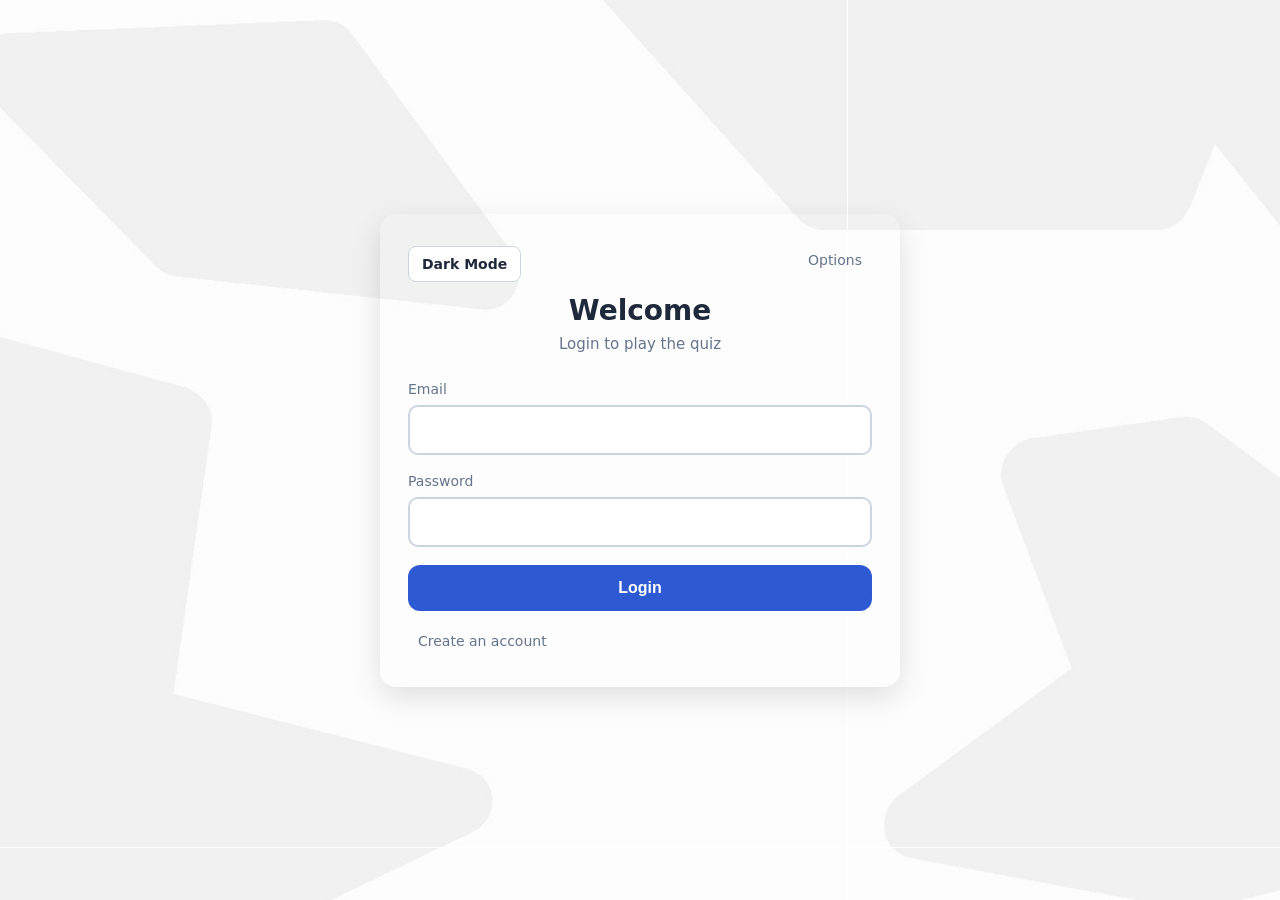
<file: screens/Index.html>
<!DOCTYPE html>
<html lang="en">

<head>
    <meta charset="UTF-8">
    <meta name="viewport" content="width=device-width, initial-scale=1.0">
    <title>Euro Quiz - User Panel</title>
    <link rel="stylesheet" href="../styles/Main.css">
    <link rel="stylesheet" href="../styles/Index.css">
</head>

<body>

    <div class="container">
        <button id="dark-mode-toggle" type="button"></button>

        <div class="top-bar">
            <div class="user-chip">
                <span class="user-label" data-i18n="signedInAs">Signed in as</span>
                <strong id="username-display">...</strong>
            </div>
            <button type="button" class="btn-text" id="logout-btn" data-i18n="logout">Logout</button>
        </div>

        <h1 data-i18n="quizChallenge">Quiz Challenge</h1>
        <p class="subtitle" data-i18n="chooseWhat">Choose what you want to do</p>

        <div class="quiz-filters">
            <label for="quiz-category-select" data-i18n="category">Category</label>
            <select id="quiz-category-select">
                <option value="" data-i18n="category">Any category</option>
            </select>
            <label for="quiz-country-select" data-i18n="country">Country</label>
            <select id="quiz-country-select">
                <option value="" data-i18n="country">Any country</option>
            </select>
        </div>
        <p id="quiz-options-status" class="quiz-options-status" role="status" aria-live="polite" data-i18n="loadingQuizOptions">Loading quiz filters...</p>

        <div class="menu-actions">
            <a href="../screens/Quiz.html" id="start-quiz-link" class="menu-card themed">
                <span class="menu-title" data-i18n="startQuiz">Start Quiz</span>
                <span class="menu-desc" data-i18n="quizDescription">10 questions · 3 lives</span>
            </a>
            <a href="../screens/Quiz.html?daily=1" class="menu-card themed">
                <span class="menu-title" data-i18n="dailyQuiz">Daily Challenge</span>
                <span class="menu-desc" data-i18n="dailyQuizDescription">One challenge per day · earn XP</span>
            </a>
            <a href="../screens/Leaderboard.html" class="menu-card secondary">
                <span class="menu-title" data-i18n="leaderboard">Leaderboard</span>
                <span class="menu-desc" data-i18n="leaderboardDescription">See top players by score</span>
            </a>
            <a href="../screens/Profile.html" class="menu-card secondary">
                <span class="menu-title" data-i18n="myProfile">My Profile</span>
                <span class="menu-desc" data-i18n="profileDescription">Personal score and quiz history</span>
            </a>
            <a href="../screens/Options.html" class="menu-card secondary">
                <span class="menu-title" data-i18n="options">Options</span>
            </a>
        </div>
    </div>

    <!-- Core -->
    <script src="../js/session.js"></script>

    <!-- API layer -->
    <script src="../js/api/auth.js"></script>
    <script src="../js/api/quiz.js"></script>
    <script src="../js/api/leaderboard.js"></script>
    <script src="../js/api/profile.js"></script>

    <!-- UI helpers -->
    <script src="../js/i18n.js"></script>
    <script src="../js/dark-mode.js"></script>
    <script src="../js/theme.js"></script>
    <script src="../js/setup.js"></script>
    <script>
        requireLogin();
        document.getElementById("username-display").textContent = getCurrentUser();
        document.getElementById("logout-btn").addEventListener("click", logout);
        setupSiteSettings();

        function updateStartQuizLink() {
            var category = document.getElementById("quiz-category-select").value;
            var country = document.getElementById("quiz-country-select").value;
            var params = new URLSearchParams();
            if (category) params.set("category", category);
            if (country) params.set("country", country);
            var query = params.toString();
            document.getElementById("start-quiz-link").href =
                "../screens/Quiz.html" + (query ? "?" + query : "");
        }

        function getCountryLabel(countryCode) {
            var knownTranslationKeys = { HR: "ctry1", NL: "ctry2", SE: "ctry3" };
            if (knownTranslationKeys[countryCode]) return t(knownTranslationKeys[countryCode]);

            try {
                var language = getLanguage() === "se" ? "sv" : getLanguage();
                return new Intl.DisplayNames([language], { type: "region" }).of(countryCode) || countryCode;
            } catch (error) {
                return countryCode;
            }
        }

        async function loadQuizOptions() {
            var categorySelect = document.getElementById("quiz-category-select");
            var countrySelect = document.getElementById("quiz-country-select");
            var status = document.getElementById("quiz-options-status");
            var categoryTranslationKeys = {
                Geography: "cat1",
                Nature: "cat2",
                History: "cat3",
                Culture: "cat4"
            };

            categorySelect.setAttribute("aria-busy", "true");
            countrySelect.setAttribute("aria-busy", "true");
            categorySelect.disabled = true;
            countrySelect.disabled = true;
            status.classList.remove("is-error");
            status.hidden = false;
            status.textContent = t("loadingQuizOptions");

            try {
                var response = await authFetch(API_BASE + "/quiz/options", { method: "GET" });
                var body = await response.json();
                if (!response.ok) throw new Error(body.message || t("failedQuizOptions"));

                categorySelect.length = 1;
                countrySelect.length = 1;
                body.data.categories.forEach(function (category) {
                    var option = document.createElement("option");
                    option.value = category;
                    option.textContent = categoryTranslationKeys[category] ? t(categoryTranslationKeys[category]) : category;
                    if (categoryTranslationKeys[category]) option.setAttribute("data-i18n", categoryTranslationKeys[category]);
                    categorySelect.appendChild(option);
                });
                body.data.countries.forEach(function (countryCode) {
                    var option = document.createElement("option");
                    option.value = countryCode;
                    option.textContent = getCountryLabel(countryCode);
                    if (countryCode === "HR" || countryCode === "NL" || countryCode === "SE") {
                        option.setAttribute("data-i18n", { HR: "ctry1", NL: "ctry2", SE: "ctry3" }[countryCode]);
                    }
                    countrySelect.appendChild(option);
                });
                status.hidden = true;
                updateStartQuizLink();
            } catch (error) {
                status.textContent = t("failedQuizOptions") + ": " + error.message;
                status.classList.add("is-error");
            } finally {
                categorySelect.removeAttribute("aria-busy");
                countrySelect.removeAttribute("aria-busy");
                categorySelect.disabled = false;
                countrySelect.disabled = false;
            }
        }

        document.getElementById("quiz-category-select").addEventListener("change", updateStartQuizLink);
        document.getElementById("quiz-country-select").addEventListener("change", updateStartQuizLink);
        loadQuizOptions();
    </script>
</body>

</html>
</file>
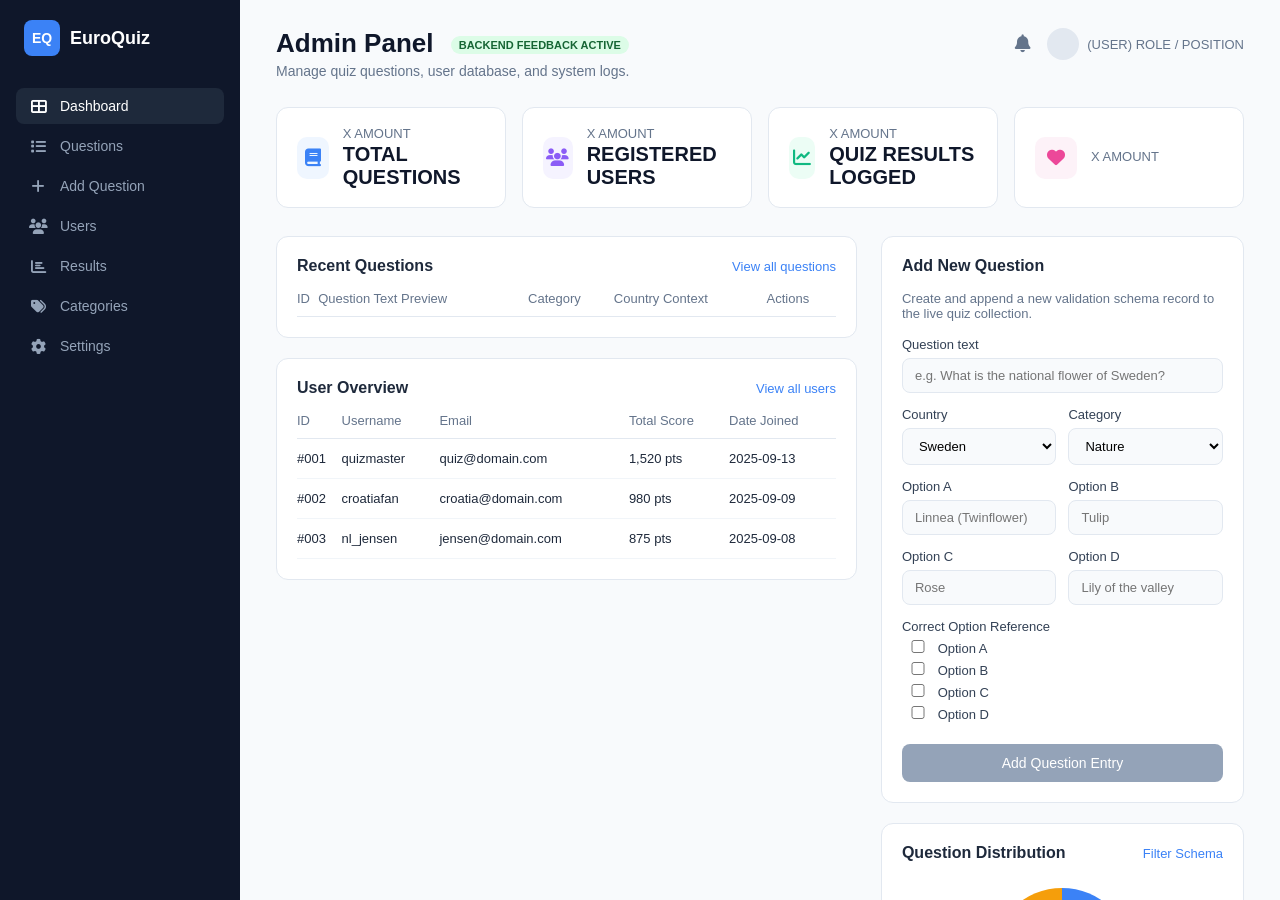
<file: AdminPanel.html>
<!DOCTYPE html>
<html lang="en">

<head>
    <meta charset="UTF-8">
    <meta name="viewport" content="width=device-width, initial-scale=1.0">
    <title>EuroQuiz - Admin Panel</title>
    <link rel="stylesheet" href="https://cdnjs.cloudflare.com/ajax/libs/font-awesome/6.5.0/css/all.min.css">
    <link rel="stylesheet" href="AdminPanel.css">
</head>

<body>

    <!-- SIDEBAR -->
    <aside class="sidebar">
        <div class="logo">
            <div class="logo-icon">EQ</div>
            <div class="logo-text">EuroQuiz</div>
        </div>

        <nav class="nav">
            <a href="#" class="nav-item active">
                <i class="fas fa-th-large"></i> Dashboard
            </a>
            <a href="#" class="nav-item">
                <i class="fas fa-list"></i> Questions
            </a>
            <a href="#" class="nav-item">
                <i class="fas fa-plus"></i> Add Question
            </a>
            <a href="#" class="nav-item">
                <i class="fas fa-users"></i> Users
            </a>
            <a href="#" class="nav-item">
                <i class="fas fa-chart-bar"></i> Results
            </a>
            <a href="#" class="nav-item">
                <i class="fas fa-tags"></i> Categories
            </a>
            <a href="#" class="nav-item">
                <i class="fas fa-cog"></i> Settings
            </a>
        </nav>
    </aside>

    <!-- MAIN -->
    <main class="main">
        <!-- Header -->
        <div class="header">
            <div class="header-left">
                <h1>
                    Admin Panel
                    <span class="badge">BACKEND FEEDBACK ACTIVE</span>
                </h1>
                <p>Manage quiz questions, user database, and system logs.</p>
            </div>
            <div class="header-right">
                <i class="fas fa-bell"></i>
                <div class="user-info">
                    <div class="avatar"></div>
                    <span>(USER) ROLE / POSITION</span>
                </div>
            </div>
        </div>

        <!-- Stats -->
        <div class="stats">
            <div class="stat-card">
                <div class="stat-icon blue"><i class="fas fa-book"></i></div>
                <div class="stat-info">
                    <h3>X AMOUNT</h3>
                    <p>TOTAL QUESTIONS</p>
                </div>
            </div>
            <div class="stat-card">
                <div class="stat-icon purple"><i class="fas fa-users"></i></div>
                <div class="stat-info">
                    <h3>X AMOUNT</h3>
                    <p>REGISTERED USERS</p>
                </div>
            </div>
            <div class="stat-card">
                <div class="stat-icon green"><i class="fas fa-chart-line"></i></div>
                <div class="stat-info">
                    <h3>X AMOUNT</h3>
                    <p>QUIZ RESULTS LOGGED</p>
                </div>
            </div>
            <div class="stat-card">
                <div class="stat-icon pink"><i class="fas fa-heart"></i></div>
                <div class="stat-info">
                    <h3>X AMOUNT</h3>
                    <p></p>
                </div>
            </div>
        </div>

        <!-- Content grid -->
        <div class="content">
            <!-- LEFT COLUMN -->
            <div>
                <!-- Recent Questions -->
                <div class="card">
                    <div class="card-header">
                        <h2>Recent Questions</h2>
                        <a href="#">View all questions</a>
                    </div>

                    <table id="questions-table">
                        <thead>
                            <tr>
                                <th>ID</th>
                                <th>Question Text Preview</th>
                                <th>Category</th>
                                <th>Country Context</th>
                                <th>Actions</th>
                            </tr>
                        </thead>
                        <tbody>
                            <!-- New rows will be appended here by JavaScript -->
                        </tbody>
                    </table>
                </div>

                <!-- User Overview -->
                <div class="card">
                    <div class="card-header">
                        <h2>User Overview</h2>
                        <a href="#">View all users</a>
                    </div>
                    <table>
                        <thead>
                            <tr>
                                <th>ID</th>
                                <th>Username</th>
                                <th>Email</th>
                                <th>Total Score</th>
                                <th>Date Joined</th>
                            </tr>
                        </thead>
                        <tbody>
                            <tr>
                                <td>#001</td>
                                <td>quizmaster</td>
                                <td>quiz@domain.com</td>
                                <td>1,520 pts</td>
                                <td>2025-09-13</td>
                            </tr>
                            <tr>
                                <td>#002</td>
                                <td>croatiafan</td>
                                <td>croatia@domain.com</td>
                                <td>980 pts</td>
                                <td>2025-09-09</td>
                            </tr>
                            <tr>
                                <td>#003</td>
                                <td>nl_jensen</td>
                                <td>jensen@domain.com</td>
                                <td>875 pts</td>
                                <td>2025-09-08</td>
                            </tr>
                        </tbody>
                    </table>
                </div>
            </div>

            <!-- RIGHT COLUMN -->
            <div>
                <!-- Add New Question -->
                <div class="card">
                    <div class="card-header">
                        <h2>Add New Question</h2>
                    </div>
                    <p style="font-size:13px;color:#64748b;margin-bottom:16px;">
                        Create and append a new validation schema record to the live quiz collection.
                    </p>

                    <div class="form-group">
                        <label>Question text</label>
                        <input type="text" placeholder="e.g. What is the national flower of Sweden?" id="question-text">
                    </div>

                    <div class="form-row">
                        <div class="form-group">
                            <label>Country</label>
                            <select id="question-nation">
                                <option>Sweden</option>
                                <option>Croatia</option>
                                <option>Netherlands</option>
                            </select>
                        </div>
                        <div class="form-group">
                            <label>Category</label>
                            <select id="question-category">
                                <option>Nature</option>
                                <option>Geography</option>
                                <option>History</option>
                                <option>Culture</option>
                            </select>
                        </div>
                    </div>

                    <div class="form-row">
                        <div class="form-group">
                            <label>Option A</label>
                            <input type="text" placeholder="Linnea (Twinflower)" id="opt-a">
                        </div>
                        <div class="form-group">
                            <label>Option B</label>
                            <input type="text" placeholder="Tulip" id="opt-b">
                        </div>
                    </div>

                    <div class="form-row">
                        <div class="form-group">
                            <label>Option C</label>
                            <input type="text" placeholder="Rose" id="opt-c">
                        </div>
                        <div class="form-group">
                            <label>Option D</label>
                            <input type="text" placeholder="Lily of the valley" id="opt-d">
                        </div>
                    </div>

                    <div class="form-group">
                        <label>Correct Option Reference</label>
                        <div class="correct-options">
                            <label>
                                <input type="checkbox" id="ans-a">
                                Option A
                            </label>
                            <label>
                                <input type="checkbox" id="ans-b">
                                Option B
                            </label>
                            <label>
                                <input type="checkbox" id="ans-c">
                                Option C
                            </label>
                            <label>
                                <input type="checkbox" id="ans-d">
                                Option D
                            </label>
                        </div>
                    </div>


                    <button class="btn">Add Question Entry</button>
                </div>

                <!-- Question Distribution -->
                <div class="card">
                    <div class="card-header">
                        <h2>Question Distribution</h2>
                        <a href="#">Filter Schema</a>
                    </div>
                    <div class="chart-box">
                        <div class="donut">
                            <div class="donut-text">
                                142<br>
                                <small>QUESTIONS</small>
                            </div>
                        </div>
                        <div class="legend">
                            <div class="legend-item">
                                <span class="dot blue"></span>
                                Croatia (HR) <span style="margin-left:auto;">48 Qs</span>
                            </div>
                            <div class="legend-item">
                                <span class="dot green"></span>
                                Netherlands (NL) <span style="margin-left:auto;">47 Qs</span>
                            </div>
                            <div class="legend-item">
                                <span class="dot orange"></span>
                                Sweden (SE) <span style="margin-left:auto;">47 Qs</span>
                            </div>
                        </div>
                    </div>
                </div>
            </div>
        </div>
    </main>

    <script src="https://ajax.googleapis.com/ajax/libs/jquery/3.7.1/jquery.min.js"></script>
    <script src="Questions.js"></script>

</body>

</html>
</file>
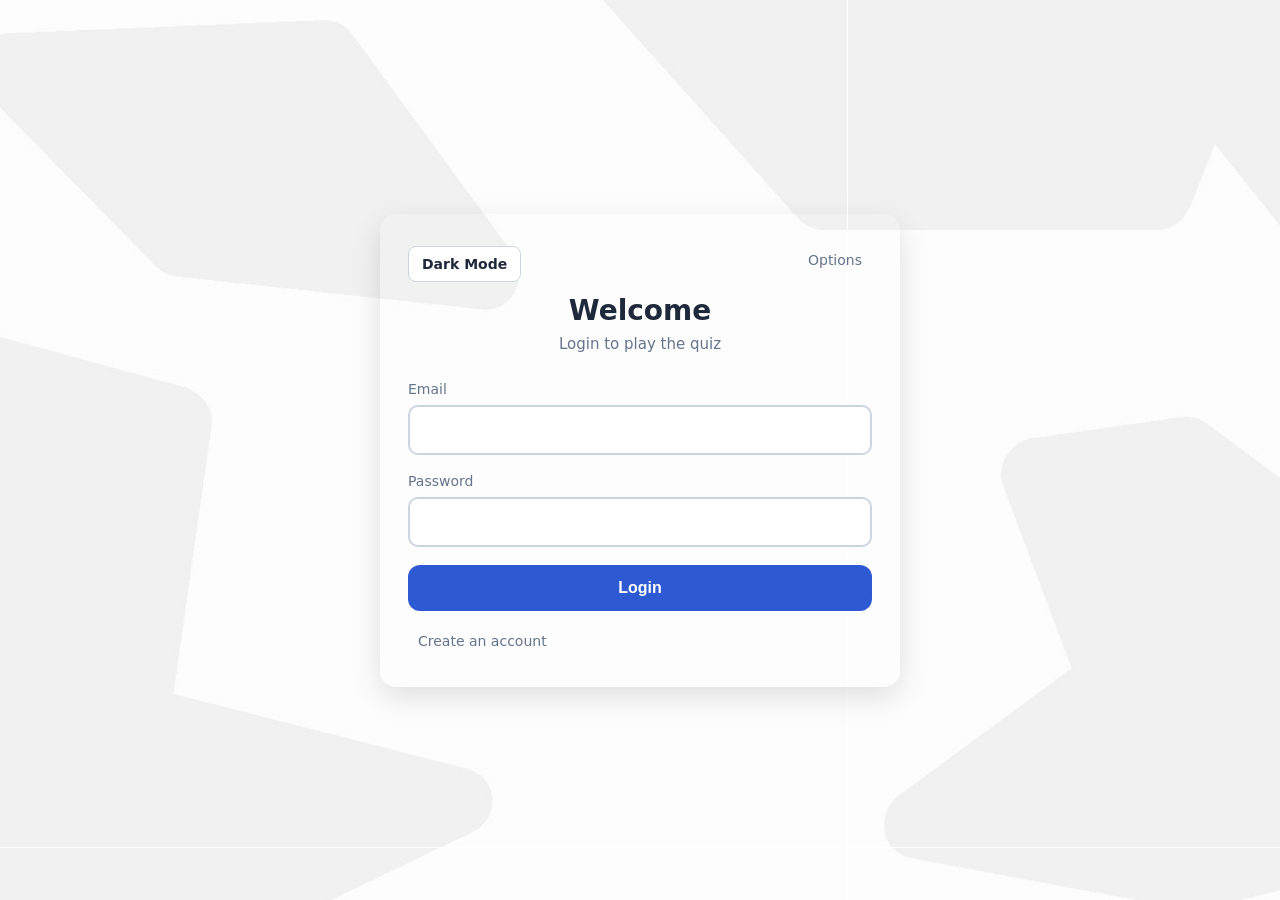
<file: screens/AdminPanel.html>
<!DOCTYPE html>
<html lang="en">

<head>
    <meta charset="UTF-8">
    <meta name="viewport" content="width=device-width, initial-scale=1.0">
    <title>EuroQuiz - Admin Panel</title>
    <link rel="stylesheet" href="https://cdnjs.cloudflare.com/ajax/libs/font-awesome/6.5.0/css/all.min.css">
    <link rel="stylesheet" href="../styles/AdminPanel.css">
</head>

<body>

    <!-- SIDEBAR -->
    <aside class="sidebar">
        <div class="logo">
            <img src="../res/images/EuroQuizLogo.png" alt="EuroQuiz" class="logo-image">
        </div>

        <nav class="nav">
            <a href="home.html" class="nav-item">
                <i class="fas fa-home"></i> Home
            </a>
            <a href="#dashboard" class="nav-item active" data-admin-section="dashboard">
                <i class="fas fa-th-large"></i> Dashboard
            </a>
            <a href="#questions" class="nav-item" data-admin-section="questions">
                <i class="fas fa-list"></i> Questions
            </a>
            <a href="#add-question" class="nav-item" data-admin-section="add-question">
                <i class="fas fa-plus"></i> Add Question
            </a>
            <a href="#users" class="nav-item" data-admin-section="users">
                <i class="fas fa-users"></i> Users
            </a>
            <a href="#results" class="nav-item" data-admin-section="results">
                <i class="fas fa-chart-bar"></i> Results
            </a>
            <a href="#categories" class="nav-item" data-admin-section="categories">
                <i class="fas fa-tags"></i> Categories
            </a>
            <a href="#settings" class="nav-item" data-admin-section="settings">
                <i class="fas fa-cog"></i> Settings
            </a>
        </nav>
    </aside>

    <!-- MAIN -->
    <main class="main">
        <!-- Header -->
        <div class="header">
            <div class="header-left">
                <h1>Admin Panel</h1>
                <p>Manage quiz questions and view the user database.</p>
            </div>
            <div class="header-right">
                <div class="user-info">
                    <div class="avatar"></div>
                    <span id="admin-name">...</span>
                </div>
                <button type="button" class="btn" style="width:auto;margin-top:0;" id="admin-logout-btn">Logout</button>
            </div>
        </div>
        <div id="admin-feedback" class="admin-feedback" role="status" aria-live="polite" hidden></div>

        <!-- Stats -->
        <div class="stats admin-section" data-admin-section="dashboard">
            <div class="stat-card">
                <div class="stat-icon blue"><i class="fas fa-book"></i></div>
                <div class="stat-info">
                    <h3 id="stat-total-questions">-</h3>
                    <p>TOTAL QUESTIONS</p>
                </div>
            </div>
            <div class="stat-card">
                <div class="stat-icon purple"><i class="fas fa-users"></i></div>
                <div class="stat-info">
                    <h3 id="stat-total-users">-</h3>
                    <p>REGISTERED USERS</p>
                </div>
            </div>
            <div class="stat-card">
                <div class="stat-icon green"><i class="fas fa-chart-line"></i></div>
                <div class="stat-info">
                    <h3 id="stat-total-results">-</h3>
                    <p>QUIZ RESULTS LOGGED</p>
                </div>
            </div>
            <div class="stat-card">
                <div class="stat-icon pink"><i class="fas fa-tags"></i></div>
                <div class="stat-info">
                    <h3 id="stat-total-categories">-</h3>
                    <p>CATEGORIES</p>
                </div>
            </div>
        </div>

        <div class="dashboard-insights admin-section" data-admin-section="dashboard">
            <div class="card chart-card">
                <div class="card-header">
                    <h2>Quiz activity</h2>
                    <span class="results-count">Last 7 days</span>
                </div>
                <div id="activity-chart" class="activity-chart">
                    <div class="chart-empty">Loading statistics...</div>
                </div>
            </div>
            <div class="card chart-card">
                <div class="card-header">
                    <h2>Questions by category</h2>
                </div>
                <div id="category-chart" class="bar-chart">
                    <div class="chart-empty">Loading statistics...</div>
                </div>
            </div>
            <div class="card chart-card">
                <div class="card-header">
                    <h2>Questions by difficulty</h2>
                </div>
                <div id="difficulty-chart" class="bar-chart">
                    <div class="chart-empty">Loading statistics...</div>
                </div>
            </div>
            <div class="card chart-card score-summary-card">
                <div class="card-header">
                    <h2>Score overview</h2>
                </div>
                <div class="score-summary">
                    <div><strong id="stat-total-score">-</strong><span>Total points</span></div>
                    <div><strong id="stat-average-score">-</strong><span>Average result</span></div>
                </div>
            </div>
        </div>

        <!-- Content grid -->
        <div class="content">
            <!-- LEFT COLUMN -->
            <div>
                <!-- Recent Questions -->
                <div class="card admin-section" data-admin-section="questions">
                    <div class="card-header">
                        <h2>Recent Questions</h2>
                        <a href="#questions" data-admin-section="questions">View all questions</a>
                    </div>
                    <div class="question-filters">
                        <input type="search" id="questions-search" placeholder="Search question text">
                        <select id="questions-category-filter">
                            <option value="">All categories</option>
                        </select>
                        <select id="questions-country-filter">
                            <option value="">All countries</option>
                        </select>
                        <select id="questions-difficulty-filter">
                            <option value="">All difficulties</option>
                            <option value="easy">Easy</option>
                            <option value="medium">Medium</option>
                            <option value="hard">Hard</option>
                        </select>
                        <button type="button" class="btn questions-filter-button" id="questions-filter-btn">Filter</button>
                    </div>
                    <div class="question-import-export">
                        <label for="questions-import-file">Import CSV (max. 500 questions, 5 MB)</label>
                        <input type="file" id="questions-import-file" accept=".csv,text/csv">
                        <button type="button" class="btn" id="questions-import-btn">Import questions</button>
                        <button type="button" class="btn" id="questions-export-btn">Export all questions</button>
                        <small>Required CSV headers: question_text, option_a, option_b, option_c, option_d, correct_option, category, country, difficulty. time_limit_seconds is optional.</small>
                    </div>
                    <p class="error-inline" id="questions-import-export-status" role="status" aria-live="polite" hidden></p>
                    <p class="error-inline" id="questions-error" hidden></p>

                    <table id="questions-table">
                        <thead>
                            <tr>
                                <th>ID</th>
                                <th>Question Text Preview</th>
                                <th>Category</th>
                                <th>Country</th>
                                <th>Difficulty</th>
                                <th>Actions</th>
                            </tr>
                        </thead>
                        <tbody id="questions-table-body">
                            <!-- Rows rendered by JavaScript from GET /admin/questions -->
                        </tbody>
                    </table>
                    <div class="question-pagination">
                        <span id="questions-page-summary">-</span>
                        <div>
                            <button type="button" class="pagination-button" id="questions-prev-btn">Previous</button>
                            <button type="button" class="pagination-button" id="questions-next-btn">Next</button>
                        </div>
                    </div>
                </div>

                <!-- User Overview -->
                <div class="card admin-section" data-admin-section="users">
                    <div class="card-header">
                        <h2>User Overview</h2>
                    </div>
                    <div class="user-filters">
                        <input type="search" id="users-search" placeholder="Search name or email">
                        <select id="users-role-filter">
                                <option value="">All roles</option>
                                <option value="user">Users</option>
                                <option value="admin">Admins</option>
                        </select>
                        <button type="button" class="btn users-filter-button" id="users-filter-btn">Filter</button>
                    </div>
                    <p class="error-inline" id="users-error" hidden></p>
                    <table id="users-table">
                        <thead>
                                <tr>
                                <th>ID</th>
                                <th>Username</th>
                                <th>Email</th>
                                <th>Role</th>
                                <th>Level</th>
                                <th>Total Score</th>
                                <th>Joined</th>
                                <th>Actions</th>
                                </tr>
                        </thead>
                        <tbody id="users-table-body">
                                <!-- Rows rendered by JavaScript from GET /admin/users -->
                        </tbody>
                    </table>
                    <div id="user-edit-panel" class="user-edit-panel" hidden>
                        <div class="card-header">
                                <h3>Edit User</h3>
                                <button type="button" class="close-button" id="cancel-user-edit-btn">Close</button>
                        </div>
                        <input type="hidden" id="edit-user-id">
                        <div class="form-row">
                                <div class="form-group">
                                    <label for="edit-user-name">Name</label>
                                    <input type="text" id="edit-user-name">
                                </div>
                                <div class="form-group">
                                    <label for="edit-user-email">Email</label>
                                    <input type="email" id="edit-user-email">
                                </div>
                        </div>
                        <div class="form-row">
                                <div class="form-group">
                                    <label for="edit-user-role">Role</label>
                                    <select id="edit-user-role">
                                        <option value="user">User</option>
                                        <option value="admin">Admin</option>
                                    </select>
                                </div>
                                <div class="form-group">
                                    <label for="edit-user-password">New password</label>
                                    <input type="password" id="edit-user-password" minlength="8"
                                        placeholder="Leave blank to keep current">
                                </div>
                        </div>
                        <label class="checkbox-row">
                                <input type="checkbox" id="edit-user-reset-mfa">
                                Reset MFA configuration
                        </label>
                        <p class="error-inline" id="user-form-error" hidden></p>
                        <button type="button" class="btn" id="save-user-btn">Save User</button>
                    </div>
                </div>
            </div>

            <!-- RIGHT COLUMN -->
            <div>
                <!-- Add / Edit Question -->
                <div class="card admin-section" data-admin-section="add-question">
                    <div class="card-header">
                        <h2 id="question-form-title">Add New Question</h2>
                    </div>

                    <input type="hidden" id="edit-question-id" value="">

                    <div class="lang-tabs" id="question-lang-tabs">
                        <button type="button" class="lang-tab active" data-lang="en">EN</button>
                        <button type="button" class="lang-tab" data-lang="hr">HR</button>
                        <button type="button" class="lang-tab" data-lang="se">SE</button>
                        <button type="button" class="lang-tab" data-lang="nl">NL</button>
                    </div>

                    <div class="form-group">
                        <label>Question text</label>
                        <input type="text" class="lang-field" data-lang="en" placeholder="e.g. What is the capital of the Netherlands?" id="question-text-en">
                        <input type="text" class="lang-field" data-lang="hr" placeholder="Optional — falls back to English" id="question-text-hr" hidden>
                        <input type="text" class="lang-field" data-lang="se" placeholder="Optional — falls back to English" id="question-text-se" hidden>
                        <input type="text" class="lang-field" data-lang="nl" placeholder="Optional — falls back to English" id="question-text-nl" hidden>
                    </div>

                    <div class="form-row">
                        <div class="form-group">
                            <label for="question-nation">Country code</label>
                            <input type="text" id="question-nation" list="question-country-options" maxlength="2" placeholder="e.g. NL" autocomplete="off">
                            <datalist id="question-country-options"></datalist>
                        </div>
                        <div class="form-group">
                            <label>Category</label>
                            <select id="question-category"></select>
                        </div>
                    </div>

                    <div class="form-row">
                        <div class="form-group">
                            <label>Difficulty</label>
                            <select id="question-difficulty">
                                <option value="easy">Easy</option>
                                <option value="medium">Medium</option>
                                <option value="hard">Hard</option>
                            </select>
                        </div>
                        <div class="form-group">
                            <label>Time limit (seconds)</label>
                            <input type="number" id="question-time-limit" min="5" max="120" placeholder="15">
                        </div>
                    </div>

                    <div class="form-row">
                        <div class="form-group">
                            <label>Option A</label>
                            <input type="text" class="lang-field" data-lang="en" id="opt-a-en">
                            <input type="text" class="lang-field" data-lang="hr" placeholder="Optional" id="opt-a-hr" hidden>
                            <input type="text" class="lang-field" data-lang="se" placeholder="Optional" id="opt-a-se" hidden>
                            <input type="text" class="lang-field" data-lang="nl" placeholder="Optional" id="opt-a-nl" hidden>
                        </div>
                        <div class="form-group">
                            <label>Option B</label>
                            <input type="text" class="lang-field" data-lang="en" id="opt-b-en">
                            <input type="text" class="lang-field" data-lang="hr" placeholder="Optional" id="opt-b-hr" hidden>
                            <input type="text" class="lang-field" data-lang="se" placeholder="Optional" id="opt-b-se" hidden>
                            <input type="text" class="lang-field" data-lang="nl" placeholder="Optional" id="opt-b-nl" hidden>
                        </div>
                    </div>

                    <div class="form-row">
                        <div class="form-group">
                            <label>Option C</label>
                            <input type="text" class="lang-field" data-lang="en" id="opt-c-en">
                            <input type="text" class="lang-field" data-lang="hr" placeholder="Optional" id="opt-c-hr" hidden>
                            <input type="text" class="lang-field" data-lang="se" placeholder="Optional" id="opt-c-se" hidden>
                            <input type="text" class="lang-field" data-lang="nl" placeholder="Optional" id="opt-c-nl" hidden>
                        </div>
                        <div class="form-group">
                            <label>Option D</label>
                            <input type="text" class="lang-field" data-lang="en" id="opt-d-en">
                            <input type="text" class="lang-field" data-lang="hr" placeholder="Optional" id="opt-d-hr" hidden>
                            <input type="text" class="lang-field" data-lang="se" placeholder="Optional" id="opt-d-se" hidden>
                            <input type="text" class="lang-field" data-lang="nl" placeholder="Optional" id="opt-d-nl" hidden>
                        </div>
                    </div>

                    <div class="form-group">
                        <label>Correct Option</label>
                        <div class="correct-options">
                            <label>
                                <input type="radio" name="correct-option" id="ans-a" value="A">
                                Option A
                            </label>
                            <label>
                                <input type="radio" name="correct-option" id="ans-b" value="B">
                                Option B
                            </label>
                            <label>
                                <input type="radio" name="correct-option" id="ans-c" value="C">
                                Option C
                            </label>
                            <label>
                                <input type="radio" name="correct-option" id="ans-d" value="D">
                                Option D
                            </label>
                        </div>
                    </div>

                    <p class="error-inline" id="question-form-error" style="display:none;color:#dc2626;font-size:13px;margin-bottom:8px;"></p>

                    <button class="btn" id="submit-question-btn">Add Question Entry</button>
                    <button class="btn" id="cancel-edit-btn" style="display:none;background:#e2e8f0;color:#334155;">Cancel edit</button>
                </div>

                <!-- Question Distribution -->
                <div class="card admin-section" data-admin-section="dashboard">
                    <div class="card-header">
                        <h2>Question Distribution</h2>
                    </div>
                    <div class="chart-box">
                        <div class="donut" id="distribution-donut">
                            <div class="donut-text">
                                <span id="distribution-total">-</span><br>
                                <small>QUESTIONS</small>
                            </div>
                        </div>
                        <div class="legend" id="distribution-legend"></div>
                    </div>
                </div>
            </div>
        </div>

        <div class="card admin-section-placeholder" data-admin-section="results" hidden>
            <div class="card-header">
                <h2>Quiz Results</h2>
                <span id="results-count" class="results-count">-</span>
            </div>
            <div class="result-filters">
                <input type="search" id="results-search" placeholder="Search player name or email">
                <label>
                    <input type="checkbox" id="results-daily">
                    Daily challenges only
                </label>
                <input type="date" id="results-from" aria-label="Results from date">
                <input type="date" id="results-to" aria-label="Results to date">
                <button type="button" class="btn results-filter-button" id="results-filter-btn">Filter</button>
            </div>
            <p class="error-inline" id="results-error" hidden></p>
            <div class="table-scroll">
                <table id="results-table">
                    <thead>
                        <tr>
                            <th>ID</th>
                            <th>Player</th>
                            <th>Score</th>
                            <th>Correct</th>
                            <th>Lives</th>
                            <th>XP</th>
                            <th>Type</th>
                            <th>Date</th>
                            <th>Action</th>
                        </tr>
                    </thead>
                    <tbody id="results-table-body">
                        <tr><td colspan="9">Loading results...</td></tr>
                    </tbody>
                </table>
            </div>
            <div id="result-detail" class="result-detail" hidden></div>
        </div>

        <div class="card admin-section-placeholder" data-admin-section="categories" hidden>
            <div class="card-header">
                <h2>Categories</h2>
                <span id="categories-count" class="results-count">-</span>
            </div>
            <div class="category-form">
                <input type="hidden" id="edit-category-id">
                <input type="text" id="category-name" maxlength="255" placeholder="Category name">
                <button type="button" class="btn category-button" id="save-category-btn">Add Category</button>
                <button type="button" class="btn category-cancel-button" id="cancel-category-btn" hidden>Cancel</button>
            </div>
            <p class="error-inline" id="category-form-error" hidden></p>
            <table id="categories-table">
                <thead>
                    <tr>
                        <th>Name</th>
                        <th>Questions</th>
                        <th>Actions</th>
                    </tr>
                </thead>
                <tbody id="categories-table-body">
                    <tr><td colspan="3">Loading categories...</td></tr>
                </tbody>
            </table>
        </div>

        <div class="card admin-section-placeholder" data-admin-section="settings" hidden>
            <div class="card-header">
                <h2>Quiz Settings</h2>
                <span id="settings-status" class="results-count"></span>
            </div>
            <p class="settings-description">Changes apply to newly started quiz sessions.</p>
            <div class="settings-grid">
                <div class="form-group"><label for="setting-quiz-length">Questions per quiz</label><input type="number" id="setting-quiz-length" min="1" max="50"></div>
                <div class="form-group"><label for="setting-lives">Lives</label><input type="number" id="setting-lives" min="1" max="10"></div>
                <div class="form-group"><label for="setting-timer-seconds">Timer per question (seconds)</label><input type="number" id="setting-timer-seconds" min="5" max="300"></div>
                <div class="form-group"><label for="setting-streak-length">Streak length</label><input type="number" id="setting-streak-length" min="1" max="20"></div>
                <div class="form-group"><label for="setting-easy-questions">Easy questions</label><input type="number" id="setting-easy-questions" min="0" max="50"></div>
                <div class="form-group"><label for="setting-medium-questions">Medium questions</label><input type="number" id="setting-medium-questions" min="0" max="50"></div>
                <div class="form-group"><label for="setting-hard-questions">Hard questions</label><input type="number" id="setting-hard-questions" min="0" max="50"></div>
                <div class="form-group"><label for="setting-easy-points">Points: easy</label><input type="number" id="setting-easy-points" min="0" max="1000"></div>
                <div class="form-group"><label for="setting-medium-points">Points: medium</label><input type="number" id="setting-medium-points" min="0" max="1000"></div>
                <div class="form-group"><label for="setting-hard-points">Points: hard</label><input type="number" id="setting-hard-points" min="0" max="1000"></div>
                <div class="form-group"><label for="setting-streak-bonus">Streak bonus</label><input type="number" id="setting-streak-bonus" min="0" max="1000"></div>
                <div class="form-group"><label for="setting-daily-bonus">Daily bonus</label><input type="number" id="setting-daily-bonus" min="0" max="1000"></div>
            </div>
            <p class="error-inline" id="settings-error" hidden></p>
            <button type="button" class="btn settings-save-button" id="save-settings-btn">Save Settings</button>
        </div>
    </main>

    <script src="https://ajax.googleapis.com/ajax/libs/jquery/3.7.1/jquery.min.js"></script>
    <script src="../js/session.js"></script>
    <script src="../js/api/AdminPanel.js"></script>
    <script>
        requireAdmin();
        document.getElementById("admin-name").textContent = getCurrentUser();
        document.getElementById("admin-logout-btn").addEventListener("click", logout);
    </script>

</body>

</html>
</file>
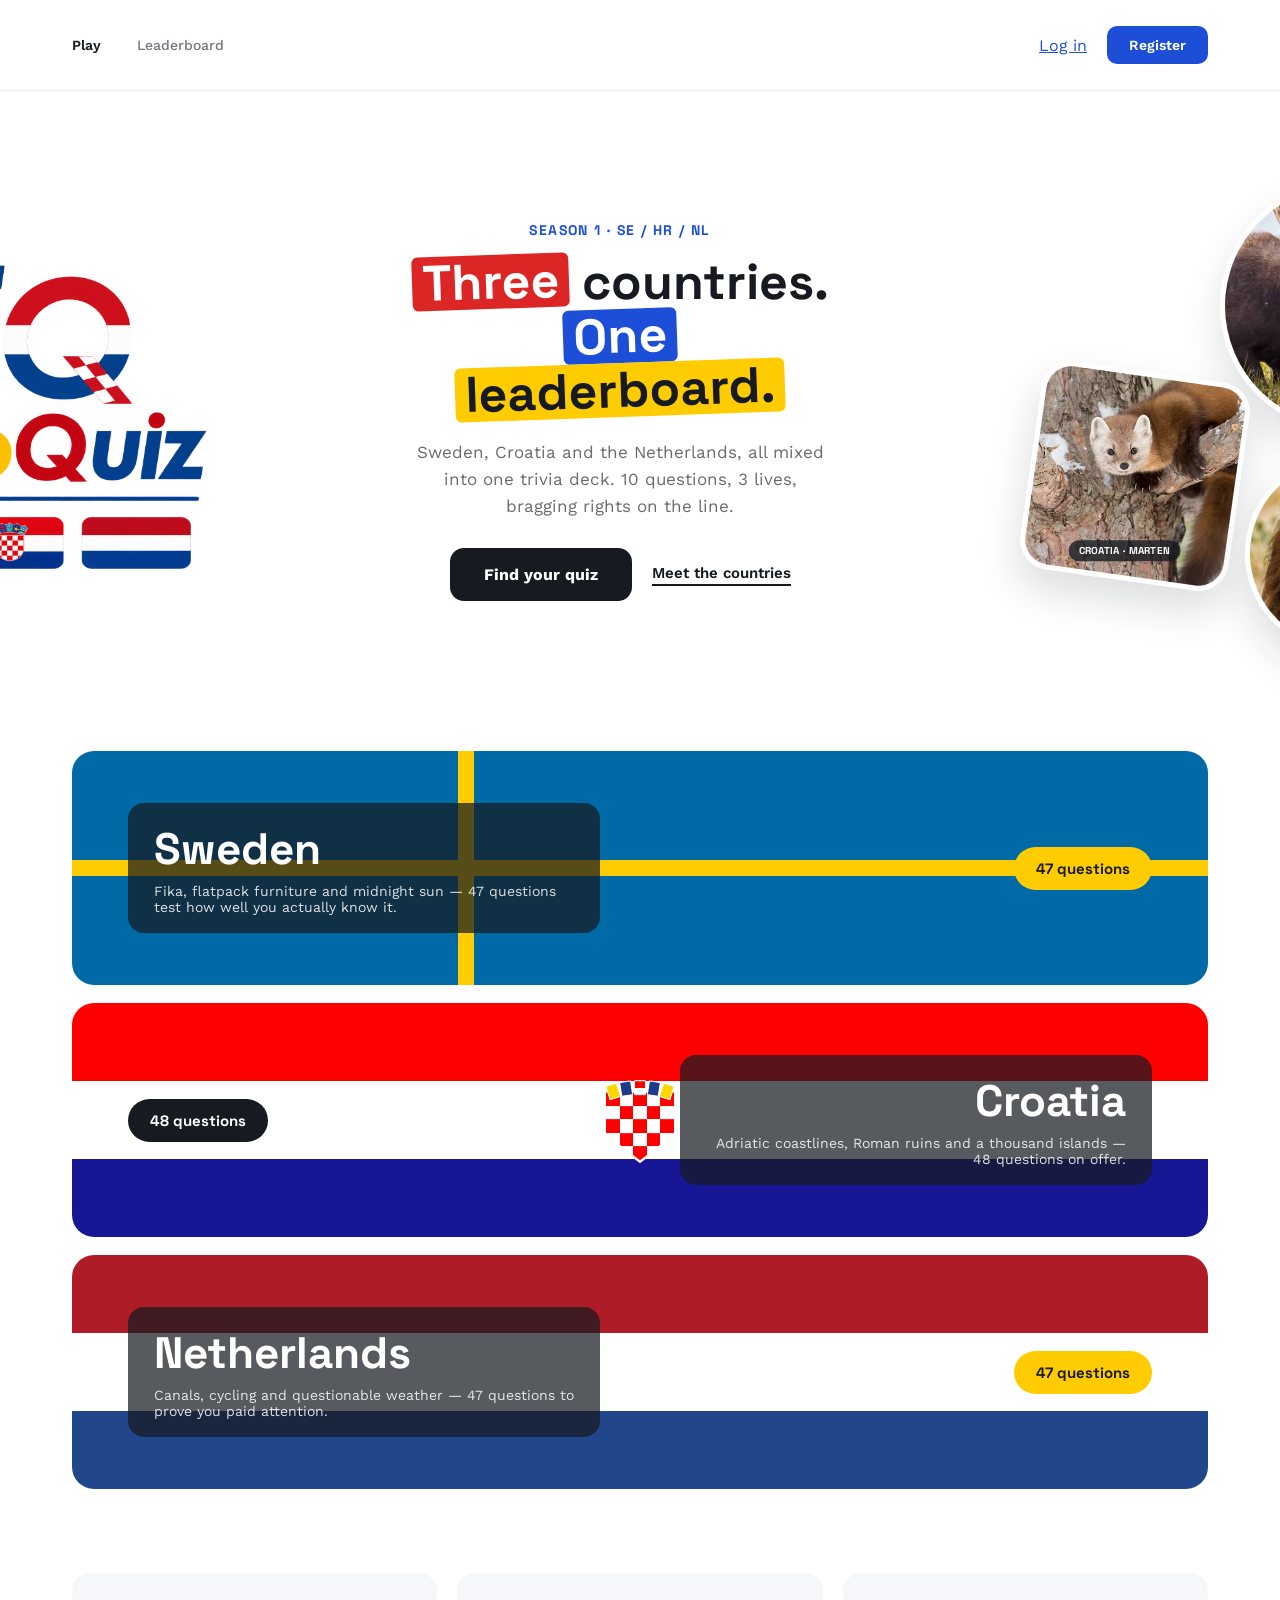
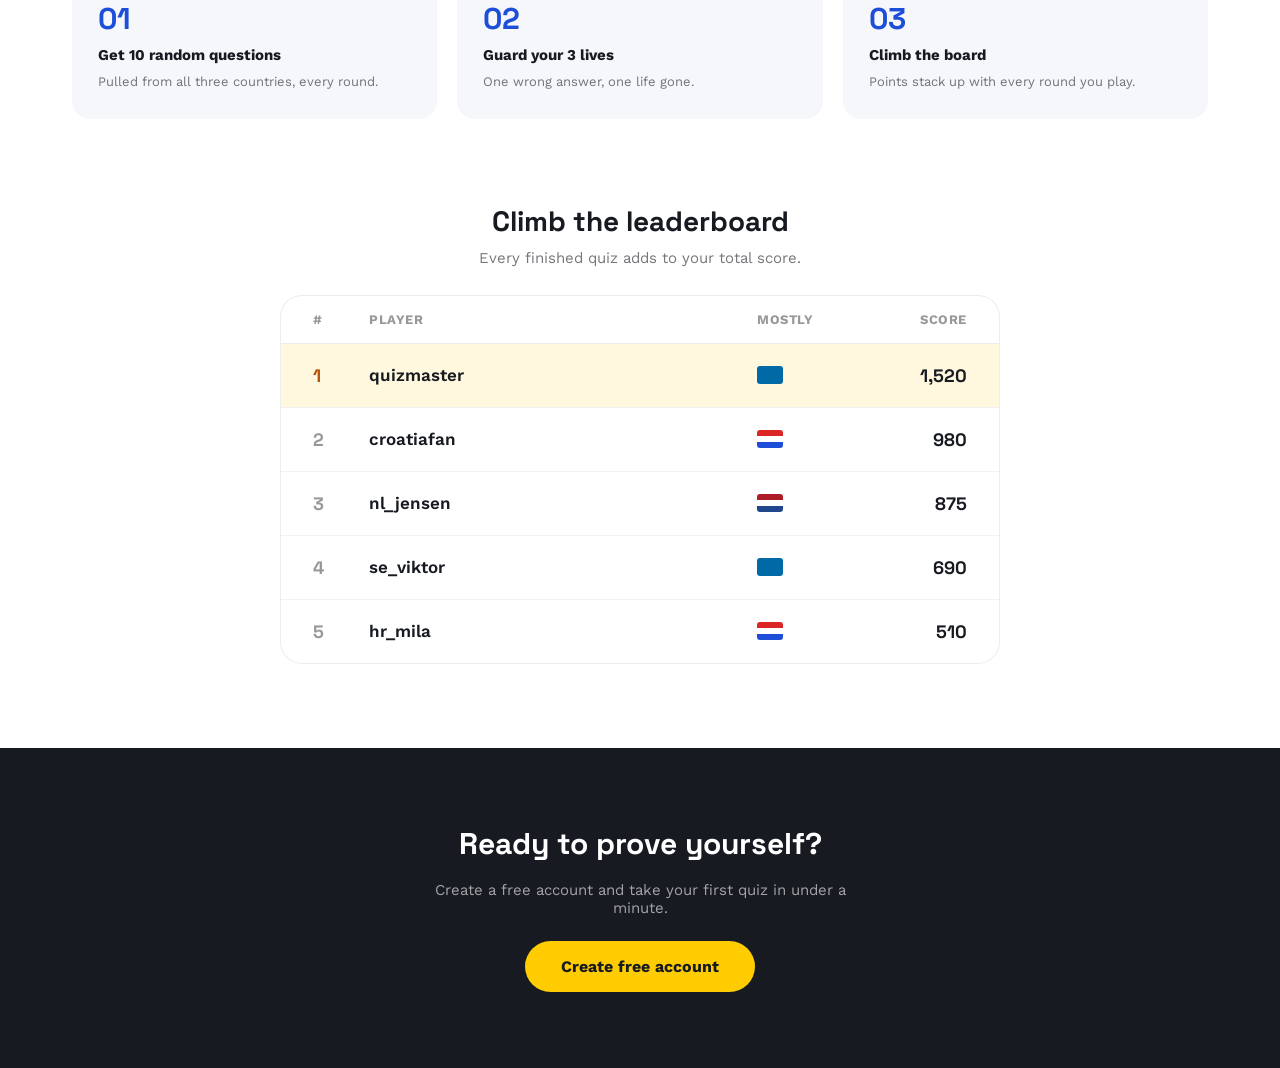
<file: screens/home.html>
<!DOCTYPE html>
<html lang="en">

<head>
    <meta charset="UTF-8">
    <meta name="viewport" content="width=device-width, initial-scale=1.0">
    <title>EuroQuiz - Home</title>
    <link rel="stylesheet" href="../styles/home.css">
</head>

<body>

    <!-- NAVBAR -->
    <nav class="navbar">
        <div class="nav-links">
            <a href="Quiz.html" class="active">Play</a>
            <a href="Leaderboard.html">Leaderboard</a>
            <span class="nav-daily-wrap" id="nav-daily-wrap" hidden>
                <a href="Quiz.html?daily=1" id="nav-daily-link" data-i18n="dailyQuiz">Daily Challenge</a>
                <span id="nav-daily-timer" class="nav-daily-timer" hidden></span>
            </span>
            <a href="Options.html" id="nav-options-link" data-i18n="options" hidden>Options</a>
            <a href="AdminPanel.html" id="nav-admin-link" data-i18n="adminPanel" hidden>Admin Panel</a>
        </div>
        <div id="navbar-guest-actions">
            <a href="login.html">Log in</a>
            <a href="Register.html" class="btn-primary">Register</a>
        </div>
        <div id="navbar-user-actions" class="navbar-user" hidden>
            <span id="navbar-username"></span>
            <button type="button" class="btn-primary" id="navbar-logout-btn" data-i18n="logout">Logout</button>
        </div>
    </nav>

    <!-- GUEST VIEW: marketing landing content -->
    <div id="guest-view">

        <!-- HERO: logo | text | photos -->
        <section class="hero">

            <div class="hero-logo">
                <img src="../res/images/Logo.png" alt="EuroQuiz">
            </div>

            <div class="hero-text">
                <div class="hero-eyebrow">SEASON 1 &middot; SE / HR / NL</div>
                <h1><span class="highlight-red">Three</span> countries.<br><span class="highlight-blue">One</span> <span
                        class="highlight">leaderboard.</span></h1>
                <p>Sweden, Croatia and the Netherlands, all mixed into one trivia deck. 10 questions, 3 lives, bragging
                    rights on the line.</p>
                <div class="hero-actions">
                    <a href="Register.html" class="btn-dark">Find your quiz</a>
                    <a href="#countries" class="link-underline">Meet the countries</a>
                </div>
            </div>

            <div class="hero-collage">
                <div class="collage-item moose">
                    <img src="../res/images/Moose.jpg" alt="Moose">
                    <div class="collage-caption">SWEDEN &middot; MOOSE</div>
                </div>
                <div class="collage-item marten">
                    <img src="../res/images/Marten.png" alt="Pine marten">
                    <div class="collage-caption">CROATIA &middot; MARTEN</div>
                </div>
                <div class="collage-item lion">
                    <img src="../res/images/Lion.jpg" alt="Lion">
                    <div class="collage-caption">NL &middot; LION</div>
                </div>
            </div>

        </section>

        <!-- COUNTRY BANDS -->
        <section id="countries" class="countries">

            <div class="country-band band-sweden">
                <div class="country-content">
                    <div class="country-text">
                        <div class="name">Sweden</div>
                        <div class="desc">Fika, flatpack furniture and midnight sun &mdash; 47 questions test how well you
                            actually know it.</div>
                    </div>
                    <div class="country-badge yellow">47 questions</div>
                </div>
            </div>

            <div class="country-band band-croatia">
                <div class="coa">
                    <div class="coa-crown">
                        <div></div>
                        <div></div>
                        <div></div>
                        <div></div>
                        <div></div>
                    </div>
                    <div class="coa-shield">
                        <div class="coa-checker">
                            <div style="background:#FF0000;"></div>
                            <div style="background:#ffffff;"></div>
                            <div style="background:#FF0000;"></div>
                            <div style="background:#ffffff;"></div>
                            <div style="background:#FF0000;"></div>
                            <div style="background:#ffffff;"></div>
                            <div style="background:#FF0000;"></div>
                            <div style="background:#ffffff;"></div>
                            <div style="background:#FF0000;"></div>
                            <div style="background:#ffffff;"></div>
                            <div style="background:#FF0000;"></div>
                            <div style="background:#ffffff;"></div>
                            <div style="background:#FF0000;"></div>
                            <div style="background:#ffffff;"></div>
                            <div style="background:#FF0000;"></div>
                            <div style="background:#ffffff;"></div>
                            <div style="background:#FF0000;"></div>
                            <div style="background:#ffffff;"></div>
                            <div style="background:#FF0000;"></div>
                            <div style="background:#ffffff;"></div>
                            <div style="background:#FF0000;"></div>
                            <div style="background:#ffffff;"></div>
                            <div style="background:#FF0000;"></div>
                            <div style="background:#ffffff;"></div>
                            <div style="background:#FF0000;"></div>
                        </div>
                    </div>
                </div>
                <div class="country-content reverse">
                    <div class="country-text right">
                        <div class="name">Croatia</div>
                        <div class="desc">Adriatic coastlines, Roman ruins and a thousand islands &mdash; 48 questions on
                            offer.</div>
                    </div>
                    <div class="country-badge dark">48 questions</div>
                </div>
            </div>

            <div class="country-band band-netherlands">
                <div class="country-content">
                    <div class="country-text">
                        <div class="name">Netherlands</div>
                        <div class="desc">Canals, cycling and questionable weather &mdash; 47 questions to prove you paid
                            attention.</div>
                    </div>
                    <div class="country-badge yellow">47 questions</div>
                </div>
            </div>

        </section>

        <!-- HOW IT WORKS -->
        <section class="how-it-works">
            <div class="step-card">
                <div class="step-number">01</div>
                <div class="step-title">Get 10 random questions</div>
                <div class="step-desc">Pulled from all three countries, every round.</div>
            </div>
            <div class="step-card">
                <div class="step-number">02</div>
                <div class="step-title">Guard your 3 lives</div>
                <div class="step-desc">One wrong answer, one life gone.</div>
            </div>
            <div class="step-card">
                <div class="step-number">03</div>
                <div class="step-title">Climb the board</div>
                <div class="step-desc">Points stack up with every round you play.</div>
            </div>
        </section>

        <!-- LEADERBOARD -->
        <section class="leaderboard-section">
            <div class="leaderboard-heading">
                <h2>Climb the leaderboard</h2>
                <p>Every finished quiz adds to your total score.</p>
            </div>

            <div class="leaderboard-table">
                <div class="lb-row header">
                    <div>#</div>
                    <div>PLAYER</div>
                    <div>MOSTLY</div>
                    <div style="text-align:right;">SCORE</div>
                </div>

                <div class="lb-row top">
                    <div class="lb-rank">1</div>
                    <div class="lb-name">quizmaster</div>
                    <div class="lb-flag solid"></div>
                    <div class="lb-score">1,520</div>
                </div>
                <div class="lb-row">
                    <div class="lb-rank">2</div>
                    <div class="lb-name">croatiafan</div>
                    <div class="lb-flag">
                        <div style="background:#DC2626;"></div>
                        <div style="background:#fff;"></div>
                        <div style="background:#1D4ED8;"></div>
                    </div>
                    <div class="lb-score">980</div>
                </div>
                <div class="lb-row">
                    <div class="lb-rank">3</div>
                    <div class="lb-name">nl_jensen</div>
                    <div class="lb-flag">
                        <div style="background:#AE1C28;"></div>
                        <div style="background:#fff;"></div>
                        <div style="background:#21468B;"></div>
                    </div>
                    <div class="lb-score">875</div>
                </div>
                <div class="lb-row">
                    <div class="lb-rank">4</div>
                    <div class="lb-name">se_viktor</div>
                    <div class="lb-flag solid"></div>
                    <div class="lb-score">690</div>
                </div>
                <div class="lb-row">
                    <div class="lb-rank">5</div>
                    <div class="lb-name">hr_mila</div>
                    <div class="lb-flag">
                        <div style="background:#DC2626;"></div>
                        <div style="background:#fff;"></div>
                        <div style="background:#1D4ED8;"></div>
                    </div>
                    <div class="lb-score">510</div>
                </div>
            </div>
        </section>

        <!-- CTA -->
        <section class="cta-section">
            <h2>Ready to prove yourself?</h2>
            <p>Create a free account and take your first quiz in under a minute.</p>
            <a href="Register.html" class="btn-cta">Create free account</a>
        </section>

    </div>

    <!-- Core -->
    <script src="../js/session.js"></script>

    <!-- API layer -->
    <script src="../js/api/auth.js"></script>
    <script src="../js/api/quiz.js"></script>
    <script src="../js/api/leaderboard.js"></script>
    <script src="../js/api/profile.js"></script>

    <!-- UI helpers -->
    <script src="../js/i18n.js"></script>
    <script src="../js/dark-mode.js"></script>
    <script src="../js/theme.js"></script>
    <script src="../js/setup.js"></script>
    <script>
        setupSiteSettings();

        // Shows the Daily Challenge pill as done (no more pulsing) and the
        // unlock time underneath once `dailyChallengeResetsAt` (set by
        // Quiz.html after playing today's challenge) is still in the future.
        function updateDailyChallengeNav() {
            var wrap = document.getElementById("nav-daily-wrap");
            var link = document.getElementById("nav-daily-link");
            var timer = document.getElementById("nav-daily-timer");
            wrap.hidden = false;

            var resetsAt = getDailyChallengeResetsAt();
            var resetsAtDate = resetsAt ? new Date(resetsAt) : null;
            var isDone = resetsAtDate && resetsAtDate.getTime() > Date.now();

            link.classList.toggle("completed", Boolean(isDone));
            timer.hidden = !isDone;
            timer.textContent = isDone ? t("dailyResetsAt") + " " + resetsAtDate.toLocaleTimeString([], { hour: "2-digit", minute: "2-digit" }) : "";
        }

        (function () {
            var guestActions = document.getElementById("navbar-guest-actions");
            var userActions = document.getElementById("navbar-user-actions");

            if (!isLoggedIn()) {
                return;
            }

            guestActions.hidden = true;
            userActions.hidden = false;
            updateDailyChallengeNav();
            document.getElementById("nav-options-link").hidden = false;
            document.getElementById("navbar-username").textContent = getCurrentUser();
            document.getElementById("navbar-logout-btn").addEventListener("click", logout);

            if (isAdmin()) {
                document.getElementById("nav-admin-link").hidden = false;
            }

            // Marketing CTAs point guests to Register; signed-in users should land on the
            // Find Your Quiz dashboard instead.
            document.querySelector(".hero-actions .btn-dark").href = "FindYourQuiz.html";
            var ctaHeading = document.querySelector(".cta-section h2");
            var ctaText = document.querySelector(".cta-section p");
            var ctaButton = document.querySelector(".cta-section .btn-cta");
            ctaHeading.textContent = "Ready for another round?";
            ctaText.textContent = "Pick a category and country, then jump back in.";
            ctaButton.textContent = "Find your quiz";
            ctaButton.href = "FindYourQuiz.html";
        })();
    </script>
</body>

</html>
</file>
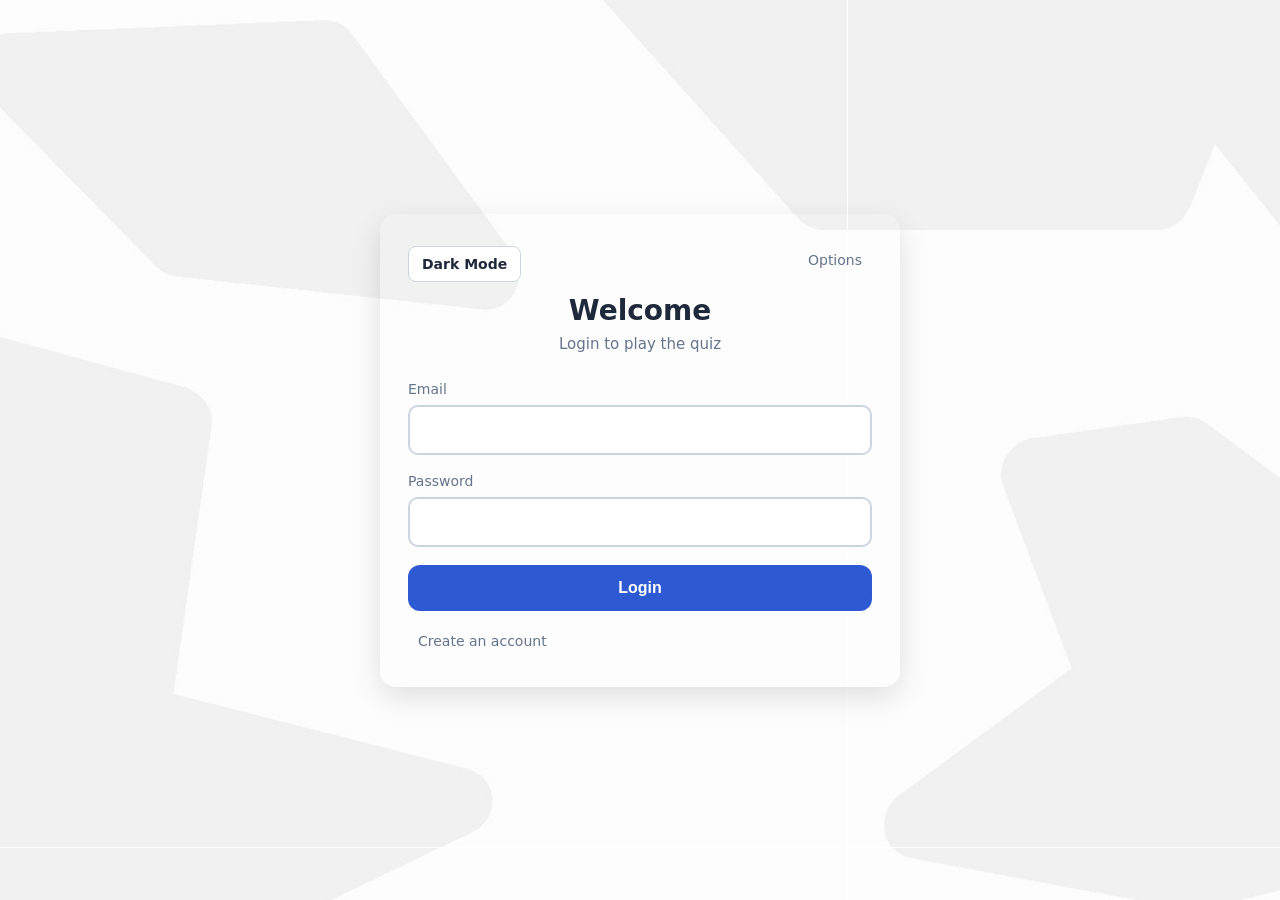
<file: screens/Leaderboard.html>
<!DOCTYPE html>
<html lang="en">

<head>
  <meta charset="UTF-8">
  <meta name="viewport" content="width=device-width, initial-scale=1.0">
  <title>Euro Quiz - Leaderboard</title>
  <link rel="stylesheet" href="../styles/Main.css">
  <link rel="stylesheet" href="../styles/Leaderboard.css">
</head>

<body>
  <div class="container">
    <button id="dark-mode-toggle" type="button"></button>

    <div class="top-bar">
      <a href="../screens/home.html" class="btn-text" data-i18n="home">Home</a>
      <button type="button" class="btn-text" id="logout-btn" data-i18n="logout">Logout</button>
    </div>

    <h1 data-i18n="leaderboard">Leaderboard</h1>
    <p class="subtitle" data-i18n="topPlayers">Top players by score</p>

    <div class="leaderboard-scroll" id="leaderboard-list">
      <div class="loading" data-i18n="loading">Loading...</div>
    </div>

    <div class="you-panel" id="you-panel" style="display:none;">
      <div class="you-label" data-i18n="yourPosition">Your position</div>
      <div class="player current-user" id="you-row"></div>
    </div>

    <a href="../screens/Quiz.html" class="btn-secondary" data-i18n="startQuizButton">Start Quiz</a>
  </div>

  <!-- Core -->
  <script src="../js/session.js"></script>

  <!-- API layer -->
  <script src="../js/api/auth.js"></script>
  <script src="../js/api/quiz.js"></script>
  <script src="../js/api/leaderboard.js"></script>
  <script src="../js/api/profile.js"></script>

  <!-- UI helpers -->
  <script src="../js/i18n.js"></script>
  <script src="../js/dark-mode.js"></script>
  <script src="../js/theme.js"></script>
  <script src="../js/setup.js"></script>
  <script>
    requireLogin();
    document.getElementById("logout-btn").addEventListener("click", logout);

    function levelBadge(level) {
      return level ? ' <span class="level-badge level-' + level.toLowerCase() + '">' + level + '</span>' : "";
    }

    async function loadLeaderboard() {
      var list = document.getElementById("leaderboard-list");
      var youPanel = document.getElementById("you-panel");
      var youRow = document.getElementById("you-row");

      try {
        var response = await getLeaderboard();
        var players = response.data || [];
        var you = response.you;
        list.innerHTML = "";

        if (players.length === 0) {
          list.innerHTML = '<div class="error-inline">' + t("noScores") + '</div>';
          youPanel.style.display = "none";
          return;
        }

        players.forEach(function (player) {
          var isMe = you && player.rank === you.rank && player.name === you.name;

          var div = document.createElement("div");
          div.className = isMe ? "player current-user in-list" : "player";
          div.innerHTML =
            '<div class="rank">#' + player.rank + "</div>" +
            '<div class="name">' + player.name + (isMe ? " " + t("you") : "") + levelBadge(player.level) + "</div>" +
            '<div class="score">' + player.score + "</div>";
          list.appendChild(div);
        });

        if (you) {
          youRow.innerHTML =
            '<div class="rank">#' + you.rank + "</div>" +
            '<div class="name">' + you.name + " " + t("you") + levelBadge(you.level) + "</div>" +
            '<div class="score">' + you.score + "</div>";
          youPanel.style.display = "block";
        } else {
          youPanel.style.display = "none";
        }
      } catch (err) {
        list.innerHTML = '<div class="error-inline">' + t("failedLeaderboard") + '</div>';
        youPanel.style.display = "none";
      }
    }

    setupSiteSettings();
    loadLeaderboard();
  </script>
</body>

</html>
</file>
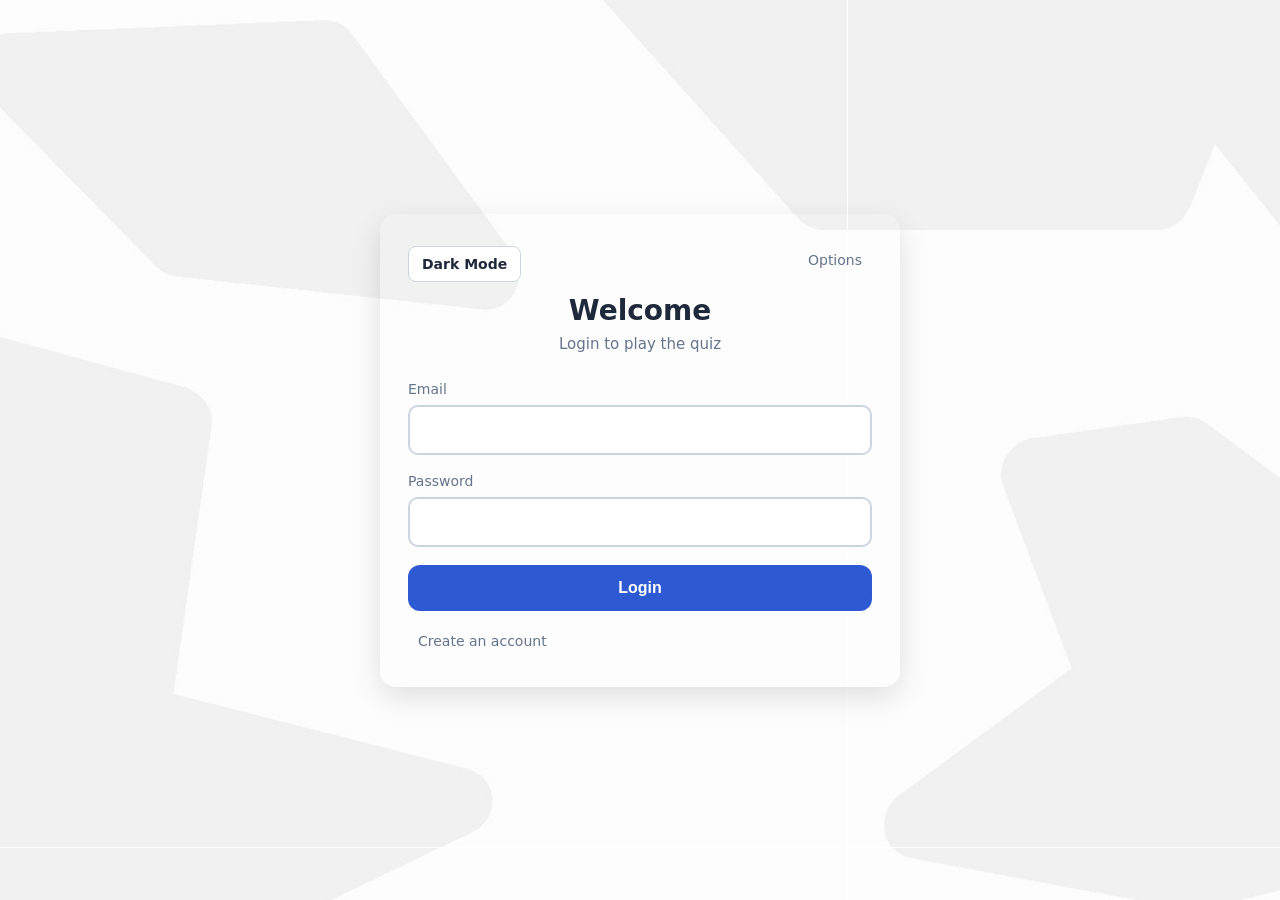
<file: screens/login.html>
<!DOCTYPE html>
<html lang="en">

<head>
    <meta charset="UTF-8">
    <meta name="viewport" content="width=device-width, initial-scale=1.0">
    <title>Euro Quiz - Login</title>
    <link rel="stylesheet" href="../styles/Main.css">
    <link rel="stylesheet" href="../styles/Login.css">
</head>

<body>
    <div class="container">
        <button id="dark-mode-toggle" type="button"></button>
        <a href="../screens/Options.html" class="btn-text options" data-i18n="options">Options</a>

        <h1 id="page-title">Welcome</h1>
        <p class="subtitle" id="page-subtitle">Login to play the quiz</p>

        <form id="auth-form">
            <div class="form-group">
                <label for="email">Email</label>
                <input type="email" id="email" required>
            </div>

            <div class="form-group">
                <label for="password">Password</label>
                <input type="password" id="password" required>
            </div>

            <div class="form-group" id="mfa-group" style="display:none;">
                <label for="mfa-code">6-digit code</label>
                <input type="text" id="mfa-code" inputmode="numeric" pattern="[0-9]*" maxlength="6">
            </div>

            <div class="error-inline" id="auth-error" style="display:none;"></div>

            <button type="submit" class="btn-main themed" id="auth-submit">Login</button>
        </form>

        <a href="../screens/Register.html" class="btn-text" style="margin-top: 16px;">Create an account</a>
    </div>

    <!-- Core -->
    <script src="../js/session.js"></script>

    <!-- API layer -->
    <script src="../js/api/auth.js"></script>
    <script src="../js/api/quiz.js"></script>
    <script src="../js/api/leaderboard.js"></script>
    <script src="../js/api/profile.js"></script>

    <!-- UI helpers -->
    <script src="../js/i18n.js"></script>
    <script src="../js/dark-mode.js"></script>
    <script src="../js/theme.js"></script>
    <script src="../js/setup.js"></script>

    <script>
        // Already logged in? → go to home
        redirectIfLoggedIn();
        setupSiteSettings();

        var pendingChallengeToken = null;

        function showError(message) {
            var error = document.getElementById("auth-error");
            error.textContent = message;
            error.style.display = "block";
        }

        document.getElementById("auth-form").addEventListener("submit", async function (event) {
            event.preventDefault();

            var email = document.getElementById("email").value.trim();
            var password = document.getElementById("password").value;
            var submitBtn = document.getElementById("auth-submit");

            document.getElementById("auth-error").style.display = "none";
            submitBtn.disabled = true;

            try {
                if (pendingChallengeToken) {
                    var code = document.getElementById("mfa-code").value.trim();
                    var mfaResult = await verifyMfaCode(pendingChallengeToken, code);

                    if (!mfaResult.success) {
                        showError(mfaResult.message || "Invalid code");
                        return;
                    }

                    saveSession(mfaResult);
                    window.location.href = "../screens/home.html";
                    return;
                }

                var result = await loginUser(email, password);

                if (result.mfaRequired) {
                    pendingChallengeToken = result.challengeToken;
                    document.getElementById("mfa-group").style.display = "block";
                    document.getElementById("auth-submit").textContent = "Verify code";
                    return;
                }

                if (!result.success) {
                    showError(result.message || "Login failed");
                    return;
                }

                saveSession(result);
                window.location.href = "../screens/home.html";
            } finally {
                submitBtn.disabled = false;
            }
        });
    </script>
</body>

</html>
</file>
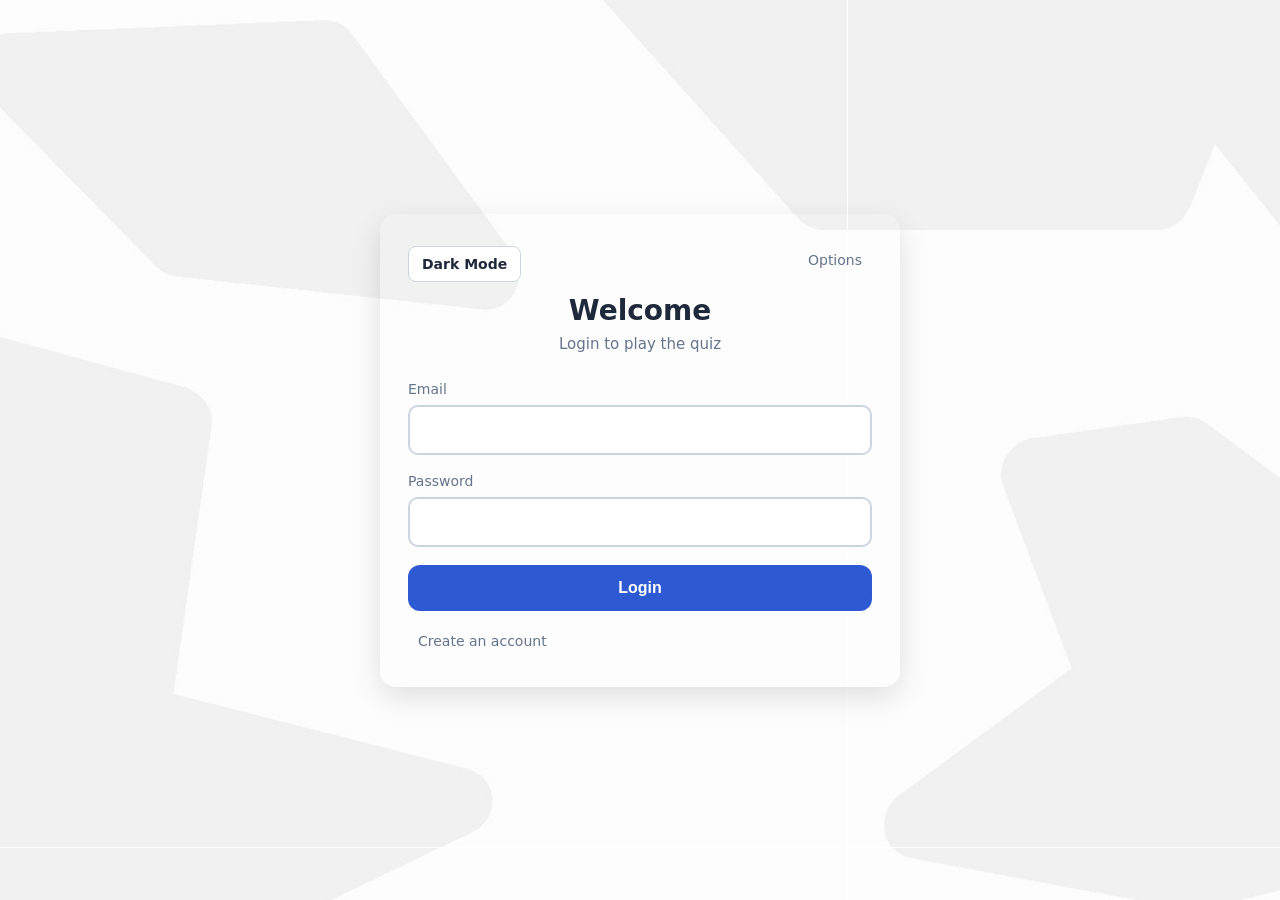
<file: screens/Options.html>
<!DOCTYPE html>
<html lang="en">

<head>
  <meta charset="UTF-8">
  <meta name="viewport" content="width=device-width, initial-scale=1.0">
  <title>Euro Quiz - Options</title>
  <link rel="stylesheet" href="../styles/Main.css">
  <link rel="stylesheet" href="../styles/Options.css">
</head>

<body>
  <div class="container">
    <div class="top-bar">
      <a href="../screens/home.html" class="btn-text" data-i18n="home">Home</a>
      <button type="button" class="btn-text" id="logout-btn" data-i18n="logout">Logout</button>
    </div>

    <h1 data-i18n="options">Options</h1>

    <button id="dark-mode-toggle" type="button"></button>

    <div class="theme-container">
      <label class="settings-label" data-i18n="theme">Theme Color</label>

      <label><input type="radio" name="theme-select" value="blue"> Blue</label>
      <label><input type="radio" name="theme-select" value="violet"> Violet</label>
      <label><input type="radio" name="theme-select" value="red"> Red</label>
      <label><input type="radio" name="theme-select" value="orange"> Orange</label>
      <label><input type="radio" name="theme-select" value="teal"> Teal</label>
    </div>

    <div class="settings-group">
      <label class="settings-label" for="language-select" data-i18n="language">Language</label>
      <select id="language-select">
        <option value="en" data-i18n="english">English</option>
        <option value="hr" data-i18n="croatian">Croatian</option>
        <option value="se" data-i18n="swedish">Swedish</option>
        <option value="nl" data-i18n="dutch">Dutch</option>
      </select>
    </div>

    <div class="settings-group mfa-settings">
      <span class="settings-label">Two-factor authentication</span>
      <p class="settings-help">Add an extra security step to your login.</p>
      <button type="button" class="btn-main themed" id="mfa-setup-btn">Enable MFA</button>
      <div id="mfa-setup-panel" class="mfa-setup-panel" hidden>
        <p>Scan this QR code with an authenticator app.</p>
        <div id="mfa-qr-code" class="mfa-qr-code"></div>
        <p class="settings-help">Manual secret:</p>
        <code id="mfa-secret" class="mfa-secret"></code>
        <label class="settings-label" for="mfa-code">Verification code</label>
        <input id="mfa-code" class="mfa-code-input" type="text" inputmode="numeric" maxlength="6"
          autocomplete="one-time-code" placeholder="123456">
        <button type="button" class="btn-main themed" id="mfa-verify-btn">Verify and enable MFA</button>
      </div>
      <p id="mfa-message" class="mfa-message" role="status" aria-live="polite"></p>
    </div>


  </div>

  <!-- Core -->
  <script src="../js/session.js"></script>

  <!-- API layer -->
  <script src="../js/api/auth.js"></script>
  <script src="../js/api/quiz.js"></script>
  <script src="../js/api/leaderboard.js"></script>
  <script src="../js/api/profile.js"></script>
  <script src="../js/api/mfa.js"></script>

  <!-- UI helpers -->
  <script src="../js/i18n.js"></script>
  <script src="../js/dark-mode.js"></script>
  <script src="../js/theme.js"></script>
  <script src="../js/setup.js"></script>
  <script>
    requireLogin();
    document.getElementById("logout-btn").addEventListener("click", logout);
    setupSiteSettings();

    var setupButton = document.getElementById("mfa-setup-btn");
    var setupPanel = document.getElementById("mfa-setup-panel");
    var verifyButton = document.getElementById("mfa-verify-btn");
    var codeInput = document.getElementById("mfa-code");
    var message = document.getElementById("mfa-message");

    function mfaMessage(text, error) {
      message.textContent = text;
      message.className = error ? "mfa-message error-inline" : "mfa-message success-message";
    }

    setupButton.addEventListener("click", async function () {
      setupButton.disabled = true;
      try {
        var setup = await setupMfa();
        document.getElementById("mfa-qr-code").innerHTML = setup.qr_code_svg;
        document.getElementById("mfa-secret").textContent = setup.secret;
        setupPanel.hidden = false;
        codeInput.focus();
        mfaMessage("Scan the QR code and enter the six-digit code.", false);
      } catch (error) {
        setupButton.disabled = false;
        mfaMessage(error.message, true);
      }
    });

    verifyButton.addEventListener("click", async function () {
      var code = codeInput.value.trim();
      if (!/^\d{6}$/.test(code)) {
        mfaMessage("Enter the six-digit authenticator code.", true);
        return;
      }
      verifyButton.disabled = true;
      try {
        await verifyMfaSetup(code);
        setupButton.textContent = "MFA enabled";
        setupPanel.hidden = true;
        mfaMessage("MFA is enabled for your next login.", false);
      } catch (error) {
        verifyButton.disabled = false;
        mfaMessage(error.message, true);
      }
    });
  </script>
</body>

</html>
</file>
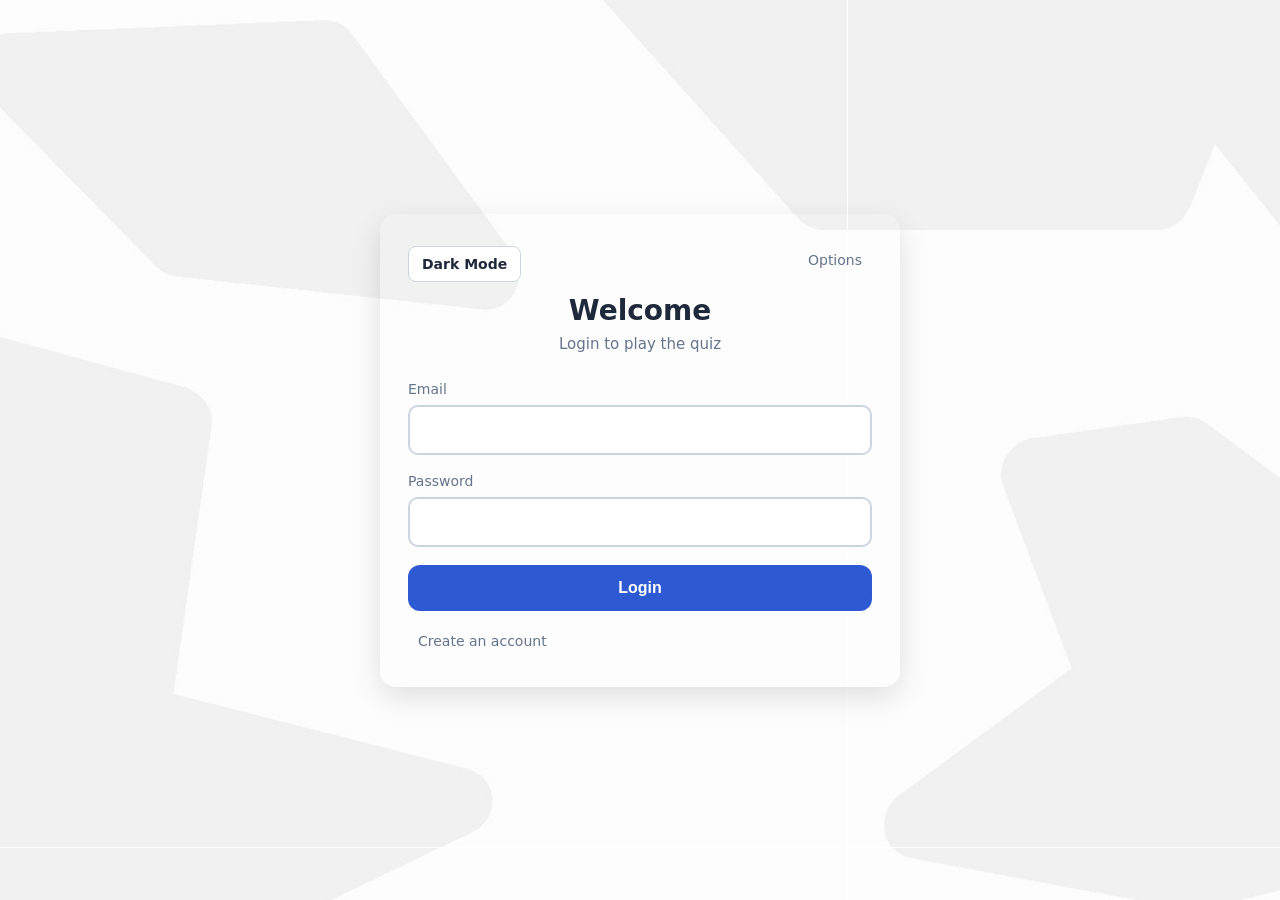
<file: screens/Profile.html>
<!DOCTYPE html>
<html lang="en">

<head>
  <meta charset="UTF-8">
  <meta name="viewport" content="width=device-width, initial-scale=1.0">
  <title>Euro Quiz - Profile</title>
  <link rel="stylesheet" href="../styles/Main.css">
  <link rel="stylesheet" href="../styles/Profile.css">
</head>

<body>
  <div class="container">
    <button id="dark-mode-toggle" type="button"></button>
    <div class="top-bar">
      <a href="home.html" class="btn-text" data-i18n="home">Home</a>
      <button type="button" class="btn-text" id="logout-btn" data-i18n="logout">Logout</button>
    </div>

    <h1 data-i18n="myProfile">My Profile</h1>
    <p class="subtitle" id="profile-subtitle" data-i18n="loading">Loading...</p>

    <div class="stat" data-i18n="bestScore">Best score: <strong id="best-score">-</strong></div>
    <div class="stat" data-i18n="totalScore">Total score: <strong id="total-score">-</strong></div>
    <div class="stat">Level: <strong id="profile-level">-</strong></div>
    <div class="stat">Email: <strong id="profile-email">-</strong></div>

    <h2 class="history-title" data-i18n="quizHistory">Quiz history</h2>
    <p class="subtitle" style="margin-top:-8px;" data-i18n="historyDesc">Click a quiz to review your answers.</p>
    <div id="history-list">
      <div class="loading" data-i18n="loading">Loading...</div>
    </div>
    <div id="result-detail"></div>

    <a href="Quiz.html" class="btn-main" style="margin-top: 20px;" data-i18n="startQuizButton">Start Quiz</a>
    <a href="Leaderboard.html" class="btn-secondary" data-i18n="leaderboard">Leaderboard</a>
  </div>

  <!-- Core -->
  <script src="../js/session.js"></script>

  <!-- API layer -->
  <script src="../js/api/auth.js"></script>
  <script src="../js/api/quiz.js"></script>
  <script src="../js/api/leaderboard.js"></script>
  <script src="../js/api/profile.js"></script>

  <!-- UI helpers -->
  <script src="../js/i18n.js"></script>
  <script src="../js/dark-mode.js"></script>
  <script src="../js/theme.js"></script>
  <script src="../js/setup.js"></script>
  <script>
    requireLogin();
    document.getElementById("logout-btn").addEventListener("click", logout);

    async function loadProfile() {
      var list = document.getElementById("history-list");

      try {
        var profile = await getUserProfile();

        document.getElementById("profile-subtitle").textContent = profile.username || getCurrentUser();
        document.getElementById("best-score").textContent = profile.best_score;
        document.getElementById("total-score").textContent = profile.total_score;
        document.getElementById("profile-level").textContent = profile.level || "-";
        document.getElementById("profile-email").textContent = profile.email || "-";

        list.innerHTML = "";

        if (!profile.history || profile.history.length === 0) {
          list.innerHTML = '<div class="error-inline">No quiz history yet</div>';
          return;
        }

        profile.history.forEach(function (item) {
          var div = document.createElement("div");
          div.className = "player history-item";
          div.innerHTML =
            '<div class="name">' + (item.date || "Unknown date") + (item.daily ? " · Daily" : "") + "</div>" +
            '<div class="score">' + item.score + "</div>";
          div.addEventListener("click", function () {
            showResultDetail(item.id);
          });
          list.appendChild(div);
        });
      } catch (err) {
        list.innerHTML = '<div class="error-inline" data-i18n="failedProfile">Failed to load profile</div>';
      }
    }

    async function showResultDetail(resultId) {
      var detail = document.getElementById("result-detail");
      detail.innerHTML = '<div class="loading" data-i18n="loading">Loading...</div>';

      try {
        var result = await getResultDetails(resultId);

        var html = "<h2 class=\"history-title\">Answers</h2>";
        result.answers.forEach(function (answer) {
          html += '<div class="answer-review ' + (answer.is_correct ? "correct" : "wrong") + '">' +
            '<div class="answer-question">' + answer.question_text + "</div>" +
            '<div class="answer-detail">Your answer: ' +
            (answer.chosen_option ? answer.chosen_option + ". " + answer.options[answer.chosen_option] : "(no answer)") +
            "</div>" +
            (answer.is_correct ? "" : '<div class="answer-detail">Correct answer: ' +
              answer.correct_option + ". " + answer.options[answer.correct_option] + "</div>") +
            '<div class="answer-points">+' + answer.points_awarded + " pts</div>" +
            "</div>";
        });
        detail.innerHTML = html;
      } catch (err) {
        detail.innerHTML = '<div class="error-inline" data-i18n="failedProfile">Failed to load answers</div>';
      }
    }

    loadProfile();
    setupSiteSettings();
  </script>
</body>

</html>
</file>
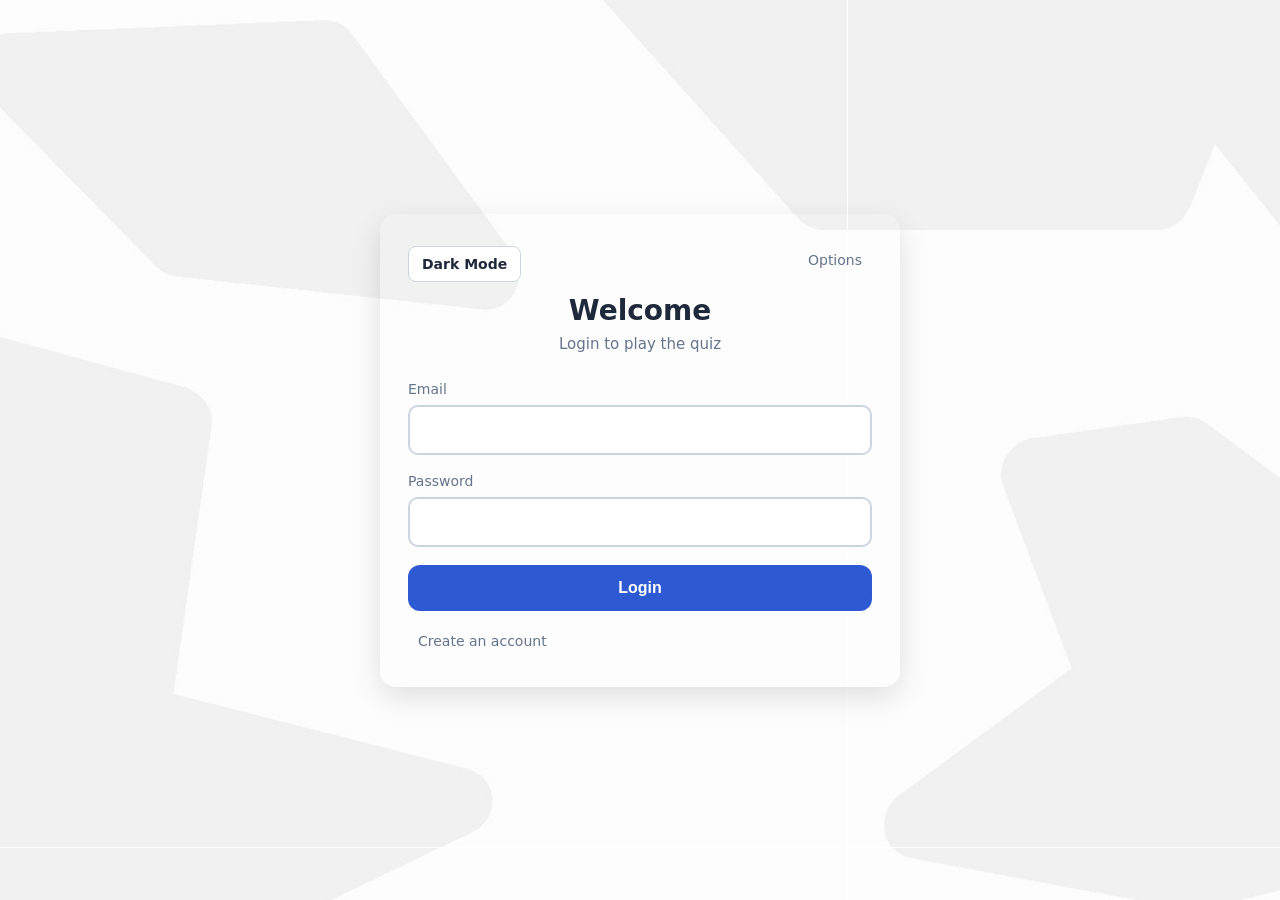
<file: screens/Quiz.html>
<!DOCTYPE html>
<html lang="en">

<head>
  <meta charset="UTF-8">
  <meta name="viewport" content="width=device-width, initial-scale=1.0">
  <title>Euro Quiz - Quiz</title>
  <link rel="stylesheet" href="../styles/Main.css">
  <link rel="stylesheet" href="../styles/Quiz.css">
</head>

<body>
  <div class="container">
    <button id="dark-mode-toggle" type="button"></button>
    <select id="language-select" class="lang-select">
      <option value="en" data-i18n="english">English</option>
      <option value="hr" data-i18n="croatian">Croatian</option>
      <option value="se" data-i18n="swedish">Swedish</option>
      <option value="nl" data-i18n="dutch">Dutch</option>
    </select>
    <div id="quiz-screen">
      <div class="top-bar">
        <a href="../screens/home.html" class="btn-home">
          <svg viewBox="0 0 24 24" width="16" height="16" fill="currentColor" aria-hidden="true">
            <path d="M12 3.2 3 10.6V21h6v-6h6v6h6V10.6L12 3.2z"/>
          </svg>
          <span data-i18n="home">Home</span>
        </a>
      </div>

      <div class="header">
        <div><span data-i18n="question">Question</span> <strong id="current">1</strong>/<span id="total">10</span></div>
        <div id="lives-display" class="lives-display"></div>
        <div><span data-i18n="time">Time</span>: <strong id="question-timer">30</strong>s</div>
      </div>
      <div class="progress-bar"><div class="progress-fill" id="progress-fill"></div></div>
      <p id="quiz-level" class="quiz-level"></p>

      <div class="question" id="question-text" data-i18n="loading">Loading...</div>
      <div id="options"></div>
      <div class="error-inline" id="quiz-error" style="display:none;"></div>
      <a href="../screens/FindYourQuiz.html" class="btn-main" id="choose-another-quiz-btn" style="display:none;" data-i18n="chooseAnotherQuiz">Choose another quiz</a>

      <button type="button" class="btn-main quiz-action-btn" id="submit-btn" disabled data-i18n="submitAnswer">Submit Answer</button>
      <button type="button" class="btn-main quiz-action-btn" id="next-btn" style="display:none;" data-i18n="nextQuestion">Next
        Question</button>
    </div>

    <div id="result-screen">
      <h1 data-i18n="quizFinished">Quiz Finished</h1>
      <div class="result-stats">
        <div class="stat"><span data-i18n="correctAnswers">Correct answers:</span> <strong id="correct-count">0</strong>
        </div>
        <div class="stat" id="remaining-lives-stat"><span data-i18n="remainingLives">Remaining lives:</span> <span id="remaining-lives"></span>
        </div>
        <div class="stat"><span data-i18n="totalScore">Total score:</span> <strong id="total-score">0</strong></div>
      </div>
      <p id="daily-reset-note" class="error-inline" style="display:none;"></p>
      <button type="button" class="btn-main themed" id="play-again-btn" style="margin-top: 24px;" data-i18n="playAgain">Play
        Again</button>
      <a href="../screens/Leaderboard.html" class="btn-secondary" data-i18n="viewLeaderboard">View Leaderboard</a>
      <a href="../screens/home.html" class="btn-secondary" data-i18n="backHome">Back to Home</a>
    </div>
  </div>


  <!-- Core -->
  <script src="../js/session.js"></script>

  <!-- API layer -->
  <script src="../js/api/auth.js"></script>
  <script src="../js/api/quiz.js"></script>
  <script src="../js/api/leaderboard.js"></script>
  <script src="../js/api/profile.js"></script>

  <!-- UI helpers -->
  <script src="../js/i18n.js"></script>
  <script src="../js/dark-mode.js"></script>
  <script src="../js/theme.js"></script>
  <script src="../js/setup.js"></script>
  <script>
    requireLogin();

    var currentIndex = 0;
    var questions = [];
    var selectedOption = null;
    var sessionId = null;
    var timerId = null;
    var timeRemaining = 30;
    var pendingResult = null;
    var quizParams = new URLSearchParams(window.location.search);
    var isDaily = quizParams.get("daily") === "1";
    var quizCategory = quizParams.get("category") || null;
    var quizCountry = quizParams.get("country") || null;
    var dailyResetsAtIso = null;

    function hearts(n) {
      var html = "";
      for (var i = 0; i < 3; i++) {
        if (i < n) {
          html += '<img src="heart.svg" alt="life" class="life-heart">';
        } else {
          html += '<img src="heart-empty.svg" alt="lost" class="life-heart">';
        }
      }
      return html;
    }

    async function startQuiz() {
      currentIndex = 0;
      selectedOption = null;
      sessionId = null;
      pendingResult = null;
      stopTimer();

      document.getElementById("quiz-screen").style.display = "block";
      document.getElementById("result-screen").style.display = "none";
      document.getElementById("quiz-error").style.display = "none";
      document.getElementById("play-again-btn").style.display = "";
      document.getElementById("daily-reset-note").style.display = "none";
      document.getElementById("choose-another-quiz-btn").style.display = "none";
      dailyResetsAtIso = null;

      try {
        var session = await fetchQuizSession(isDaily, quizCategory, quizCountry);

        if (isDaily && session.already_completed) {
          showResults(session.completed_result);
          setDailyChallengeResetsAt(session.resets_at);
          showDailyResetNote(session.resets_at);
          return;
        }

        questions = session.data;
        sessionId = session.session_id;
        timeRemaining = session.timer_seconds;
        document.getElementById("quiz-level").textContent =
          session.gamification.level + " · " + (isDaily ? "Daily Challenge" : "Standard Quiz");

        var livesDisplay = document.getElementById("lives-display");
        if (isDaily) {
          livesDisplay.style.display = "none";
        } else {
          livesDisplay.innerHTML =
            hearts(typeof session.lives_remaining === "number" ? session.lives_remaining : 3);
        }
      } catch (err) {
        document.getElementById("question-text").textContent = "";
        document.getElementById("options").innerHTML = "";
        document.getElementById("submit-btn").style.display = "none";
        var error = document.getElementById("quiz-error");
        error.textContent = err.message || "Failed to load questions";
        error.style.display = "block";
        if (!isDaily && (quizCategory || quizCountry)) {
          document.getElementById("choose-another-quiz-btn").style.display = "block";
        }
        return;
      }

      document.getElementById("total").textContent = questions.length;
      showQuestion();
    }

    function showQuestion() {
      var q = questions[currentIndex];
      console.log(currentIndex);
      document.getElementById("question-text").textContent = q.text;
      document.getElementById("current").textContent = currentIndex + 1;

      var optionsDiv = document.getElementById("options");
      optionsDiv.innerHTML = "";

      ["A", "B", "C", "D"].forEach(function (key) {
        var div = document.createElement("div");
        div.className = "option";
        div.dataset.option = key;

        var letter = document.createElement("span");
        letter.className = "option-letter";
        letter.textContent = key;

        var text = document.createElement("span");
        text.className = "option-text";
        text.textContent = q.options[key];

        div.appendChild(letter);
        div.appendChild(text);
        div.onclick = function () {
          selectOption(div, key);
        };
        optionsDiv.appendChild(div);
      });

      var progressFill = document.getElementById("progress-fill");
      progressFill.style.width = ((currentIndex + 1) / questions.length * 100) + "%";

      document.getElementById("submit-btn").style.display = "block";
      document.getElementById("submit-btn").disabled = true;
      document.getElementById("next-btn").style.display = "none";
      selectedOption = null;
      startTimer(q.time_limit_seconds || timeRemaining);
    }

    // Re-renders the currently loaded question(s)' text in place, without
    // touching the timer or the selected/answered state — used after a
    // language switch mid-quiz, when the timer must keep running untouched.
    function updateQuestionText() {
      var q = questions[currentIndex];
      if (!q) return;

      document.getElementById("question-text").textContent = q.text;
      document.querySelectorAll("#options .option").forEach(function (optionEl) {
        var textEl = optionEl.querySelector(".option-text");
        if (textEl) textEl.textContent = q.options[optionEl.dataset.option];
      });
    }

    async function retranslateQuestions() {
      if (!sessionId || !questions.length) return;
      try {
        var translated = await fetchSessionQuestions(sessionId);
        questions = translated.data;
        updateQuestionText();
      } catch (err) {
        // Keep showing the questions in whatever language they're already in.
      }
    }

    function selectOption(element, key) {
      document.querySelectorAll(".option").forEach(function (opt) {
        opt.classList.remove("selected");
      });
      element.classList.add("selected");
      selectedOption = key;
      document.getElementById("submit-btn").disabled = false;
    }

    async function submitAnswer(chosenOption, timedOut) {
      document.getElementById("submit-btn").style.display = "none";
      stopTimer();

      try {
        var answer = await answerQuizQuestion(sessionId, chosenOption);

        if (!isDaily) {
          document.getElementById("lives-display").innerHTML = hearts(answer.lives_remaining);
        }

        document.querySelectorAll(".option").forEach(function (option) {
          option.onclick = null;
          if (option.dataset.option === answer.correct_option) {
            option.classList.add("correct");
          }
          if (option.dataset.option === chosenOption && !answer.correct) {
            option.classList.add("wrong");
          }
        });

        pendingResult = answer.finished ? answer.result : null;
        if (!answer.finished) questions[currentIndex + 1] = answer.next_question;
        document.getElementById("next-btn").style.display = "block";
        document.getElementById("next-btn").textContent =
          answer.finished ? t("seeResults") : t("nextQuestion");

        // Time ran out with no answer chosen: don't wait on the player to
        // click "Next Question" — briefly show the correct answer, then move
        // on automatically.
        if (timedOut) {
          setTimeout(function () {
            document.getElementById("next-btn").click();
          }, 1500);
        }
      } catch (err) {
        var submitError = document.getElementById("quiz-error");
        submitError.textContent = err.message;
        submitError.style.display = "block";
        document.getElementById("submit-btn").style.display = "block";
      }
    }

    document.getElementById("submit-btn").onclick = function () {
      if (!selectedOption) return;
      submitAnswer(selectedOption);
    };

    document.getElementById("next-btn").onclick = async function () {
      if (pendingResult) {
        showResults(pendingResult);
        if (isDaily) {
          var resetsAt = nextDailyResetIso();
          setDailyChallengeResetsAt(resetsAt);
          showDailyResetNote(resetsAt);
        }
        pendingResult = null;
        return;
      }
      currentIndex++;
      showQuestion();
    };

    function startTimer(seconds) {
      stopTimer();
      timeRemaining = seconds;
      document.getElementById("question-timer").textContent = timeRemaining;
      timerId = setInterval(function () {
        timeRemaining--;
        document.getElementById("question-timer").textContent = Math.max(timeRemaining, 0);
        if (timeRemaining <= 0) {
          stopTimer();
          // No answer chosen in time; the server independently re-checks
          // the timeout too, so this is just an honest "no answer" signal.
          submitAnswer(null, true);
        }
      }, 1000);
    }

    function stopTimer() {
      if (timerId) {
        clearInterval(timerId);
        timerId = null;
      }
    }

    function showResults(result) {
      stopTimer();
      document.getElementById("quiz-screen").style.display = "none";
      document.getElementById("result-screen").style.display = "block";
      document.getElementById("correct-count").textContent = result.correct_answers;
      document.getElementById("total-score").textContent = result.score;

      var livesStat = document.getElementById("remaining-lives-stat");
      if (isDaily) {
        livesStat.style.display = "none";
      } else {
        livesStat.style.display = "";
        document.getElementById("remaining-lives").innerHTML = hearts(result.lives_remaining);
      }
    }

    function showDailyResetNote(resetsAtIso) {
      dailyResetsAtIso = resetsAtIso;
      document.getElementById("play-again-btn").style.display = "none";
      var note = document.getElementById("daily-reset-note");
      note.textContent = t("dailyAlreadyPlayed") + " " + t("dailyResetsAt") + " " +
        new Date(resetsAtIso).toLocaleTimeString([], { hour: "2-digit", minute: "2-digit" });
      note.style.display = "block";
    }

    function updateQuizLanguage() {
      var submitBtn = document.getElementById("submit-btn");
      var nextBtn = document.getElementById("next-btn");

      if (submitBtn && submitBtn.style.display !== "none") {
        submitBtn.textContent = t("submitAnswer");
      }

      if (nextBtn && nextBtn.style.display !== "none") {
        nextBtn.textContent =
          currentIndex === questions.length - 1 ? t("seeResults") : t("nextQuestion");
      }

      if (dailyResetsAtIso) {
        showDailyResetNote(dailyResetsAtIso);
      }

      if (document.getElementById("quiz-screen").style.display !== "none") {
        retranslateQuestions();
      }
    }

    document.getElementById("play-again-btn").onclick = startQuiz;

    setupSiteSettings();
    startQuiz();
  </script>
</body>

</html>
</file>
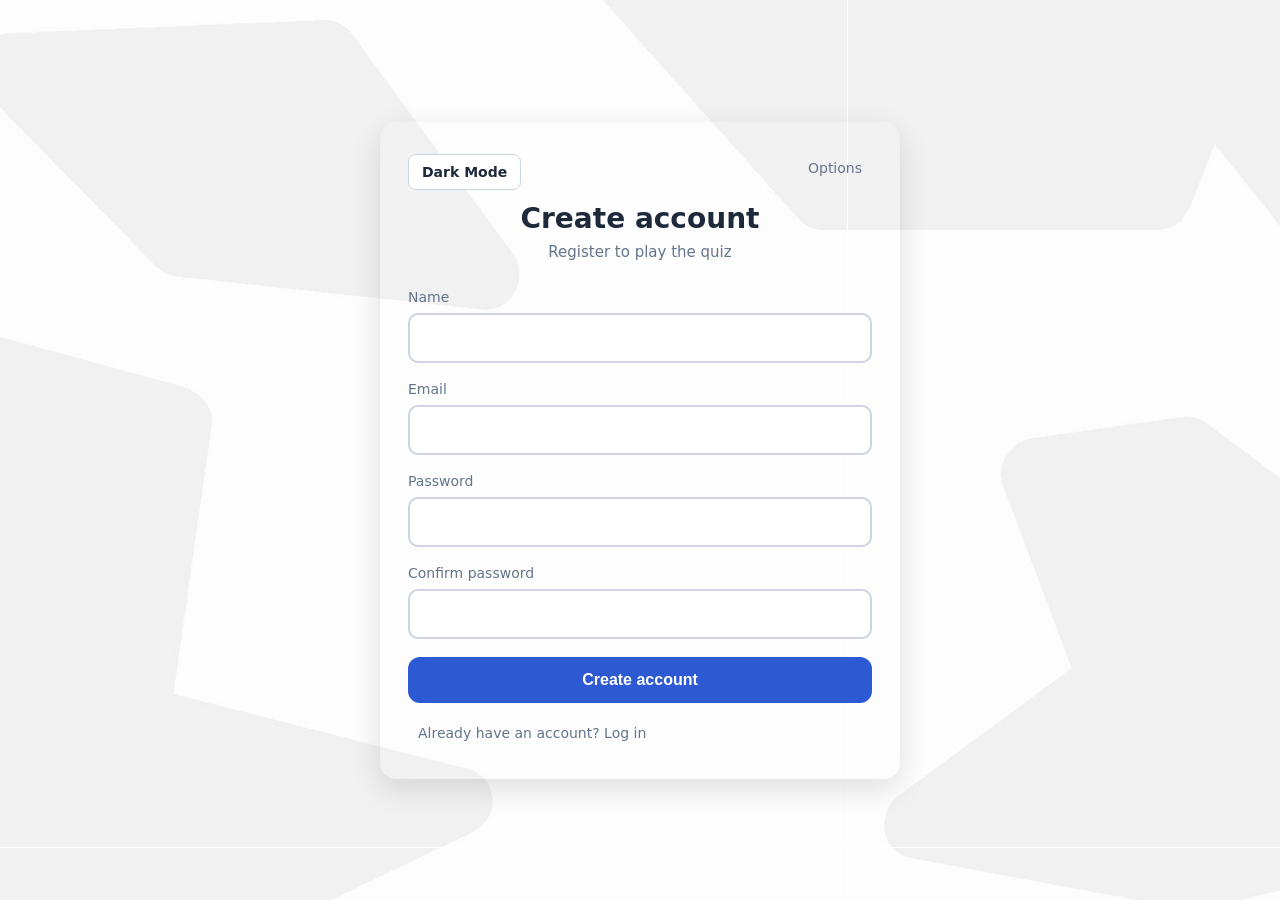
<file: screens/Register.html>
<!DOCTYPE html>
<html lang="en">

<head>
    <meta charset="UTF-8">
    <meta name="viewport" content="width=device-width, initial-scale=1.0">
    <title>Euro Quiz - Register</title>
    <link rel="stylesheet" href="../styles/Main.css">
    <link rel="stylesheet" href="../styles/Register.css">
</head>

<body>
    <div class="container">
        <button id="dark-mode-toggle" type="button"></button>
        <a href="../screens/Options.html" class="btn-text options" data-i18n="options">Options</a>

        <h1>Create account</h1>
        <p class="subtitle">Register to play the quiz</p>

        <form id="register-form">
            <div class="form-group">
                <label for="name">Name</label>
                <input type="text" id="name" required>
            </div>

            <div class="form-group">
                <label for="email">Email</label>
                <input type="email" id="email" required>
            </div>

            <div class="form-group">
                <label for="password">Password</label>
                <input type="password" id="password" required>
            </div>

            <div class="form-group">
                <label for="password-confirmation">Confirm password</label>
                <input type="password" id="password-confirmation" required>
            </div>

            <div class="error-inline" id="register-error" style="display:none;"></div>

            <button type="submit" class="btn-main themed" id="register-submit">Create account</button>
        </form>

        <a href="../screens/login.html" class="btn-text" style="margin-top: 16px;">Already have an account? Log in</a>
    </div>

    <!-- Core -->
    <script src="../js/session.js"></script>

    <!-- API layer -->
    <script src="../js/api/auth.js"></script>
    <script src="../js/api/quiz.js"></script>
    <script src="../js/api/leaderboard.js"></script>
    <script src="../js/api/profile.js"></script>

    <!-- UI helpers -->
    <script src="../js/i18n.js"></script>
    <script src="../js/dark-mode.js"></script>
    <script src="../js/theme.js"></script>
    <script src="../js/setup.js"></script>
    <script>
        redirectIfLoggedIn();
        setupSiteSettings();

        function showError(message) {
            var error = document.getElementById("register-error");
            error.textContent = message;
            error.style.display = "block";
        }

        document.getElementById("register-form").addEventListener("submit", async function (event) {
            event.preventDefault();

            var name = document.getElementById("name").value.trim();
            var email = document.getElementById("email").value.trim();
            var password = document.getElementById("password").value;
            var passwordConfirmation = document.getElementById("password-confirmation").value;
            var submitBtn = document.getElementById("register-submit");

            document.getElementById("register-error").style.display = "none";

            if (password !== passwordConfirmation) {
                showError("Passwords do not match");
                return;
            }

            submitBtn.disabled = true;

            try {
                var result = await registerUser(name, email, password, passwordConfirmation);

                if (!result.success) {
                    showError(result.message || "Registration failed");
                    return;
                }

                saveSession(result);
                window.location.href = "../screens/home.html";
            } finally {
                submitBtn.disabled = false;
            }
        });
    </script>
</body>

</html>
</file>
<file: styles/Main.css>
* {
    box-sizing: border-box;
    margin: 0;
    padding: 0;
}

body {

    font-family: system-ui, -apple-system, sans-serif;
    color: #1e293b;
    display: flex;
    justify-content: center;
    align-items: center;
    min-height: 100vh;
    padding: 20px;

    background-repeat: no-repeat;
    background-size: cover;
    background-position: center;

    position: relative;
    background-image: none;
}

body::before {
    content: "";
    position: fixed;
    inset: 0;
    z-index: -1;
    background-image: url("../res/images/Default_Light.jpg");
    background-repeat: no-repeat;
    background-size: cover;
    background-position: center;
    opacity: 1;
    transition: opacity 0.7s ease-in-out;
}

body::after {
    content: "";
    position: fixed;
    inset: 0;
    z-index: -1;
    background-image: url("../res/images/Default_Dark.jpg");
    background-repeat: no-repeat;
    background-size: cover;
    background-position: center;
    opacity: 0;
    transition: opacity 0.7s ease-in-out;
}

.container {
    border-radius: 16px;
    padding: 32px 28px;
    width: 100%;
    max-width: 520px;
    box-shadow: 0 10px 30px rgba(0, 0, 0, 0.12);
}

.container::before {
    background: #ffffff;
    color: #1e293b;

    opacity: 1;
    transition: opacity 0.4s ease-in-out;
}

.container::after {
    background: #1e293b;
    color: #f1f5f9;

    opacity: 0;
    transition: opacity 0.4s ease-in-out;
}

h1 {
    text-align: center;
    font-size: 28px;
    margin-bottom: 8px;
}

.subtitle {
    text-align: center;
    color: #64748b;
    margin-bottom: 28px;
    font-size: 15px;
}

.top-bar {
    display: flex;
    justify-content: space-between;
    align-items: center;
    margin-bottom: 24px;
    gap: 12px;
}

.user-chip {
    display: flex;
    flex-direction: column;
    gap: 2px;
}

.user-label {
    font-size: 12px;
    color: #64748b;
}

a.btn-text,
button.btn-text {
    background: transparent;
    border: none;
    color: #64748b;
    font-size: 14px;
    font-weight: 500;
    cursor: pointer;
    padding: 6px 10px;
    width: auto;
    display: inline-block;
    text-align: left;
    text-decoration: none;
    border-radius: 6px;
}

a.btn-text:hover,
button.btn-text:hover {
    color: #1e293b;
}

button.btn-main,
a.btn-main {
    width: 100%;
    color: white;
    border: none;
    padding: 14px 20px;
    border-radius: 12px;
    font-size: 16px;
    font-weight: 600;
    cursor: pointer;
    text-decoration: none;
    display: block;
    text-align: center;
}

button.btn-main:disabled {
    background: #475569;
    cursor: not-allowed;
}

button.btn-secondary,
a.btn-secondary {
    width: 100%;
    background: #475569;
    color: white;
    border: none;
    padding: 14px 20px;
    border-radius: 12px;
    font-size: 16px;
    font-weight: 600;
    cursor: pointer;
    text-decoration: none;
    display: block;
    text-align: center;
    margin-top: 12px;
}

button.btn-secondary:hover,
a.btn-secondary:hover {
    background: #64748b;
}

.error {
    background: #7f1d1d;
    color: #fca5a5;
    padding: 12px;
    border-radius: 8px;
    text-align: center;
    margin-bottom: 18px;
    display: none;
}

.loading,
.error-inline {
    text-align: center;
    color: #64748b;
    padding: 32px 0;
}

/* Level badge, used on the leaderboard and profile */
.level-badge {
    display: inline-block;
    font-size: 11px;
    font-weight: 700;
    text-transform: uppercase;
    letter-spacing: 0.03em;
    padding: 2px 8px;
    border-radius: 999px;
    margin-left: 6px;
    vertical-align: middle;
}

.level-badge.level-beginner {
    background: #e2e8f0;
    color: #475569;
}

.level-badge.level-pro {
    background: #dbeafe;
    color: #1d4ed8;
}

.level-badge.level-expert {
    background: #fef3c7;
    color: #b45309;
}

/* Dark mode toggle */
#dark-mode-toggle {
    display: inline-block;
    width: auto;
    padding: 9px 13px;
    margin-bottom: 12px;
    border: 1px solid #cbd5e1;
    border-radius: 8px;
    background: #ffffff;
    color: #1e293b;
    cursor: pointer;
    font: inherit;
    font-size: 14px;
    font-weight: 600;
}

#dark-mode-toggle:hover {
    background: #f1f5f9;
}

/* ========== DARK MODE ========== */
body.dark-mode {
    background-repeat: no-repeat;
    background-size: cover;
    background-position: center;
    color: #f1f5f9;
}

body.dark-mode::before {
    opacity: 0;
}

body.dark-mode::after {
    opacity: 1;
}

body.dark-mode .container {
    box-shadow: 0 10px 30px rgba(0, 0, 0, 0.4);
}

body.dark-mode .container::before {
    opacity: 0;
}

body.dark-mode .container::after {
    opacity: 1;
}

body.dark-mode .subtitle,
body.dark-mode .user-label,
body.dark-mode .btn-text,
body.dark-mode .loading,
body.dark-mode .error-inline {
    color: #94a3b8;
}

body.dark-mode a.btn-text:hover,
body.dark-mode button.btn-text:hover {
    color: #f1f5f9;
}

body.dark-mode #dark-mode-toggle {
    background: #334155;
    color: #f1f5f9;
    border-color: #475569;
}

body.dark-mode #dark-mode-toggle:hover {
    background: #475569;
}

/* Extra */

.options {
    display: block;
    float: right;
}

.apply-theme-blue {
    background-color: #2d5ad3;
}

.apply-theme-violet {
    background-color: #8b46e0;
}

.apply-theme-red {
    background-color: #c82222;
}

.apply-theme-orange {
    background-color: #f89839;
}

.apply-theme-teal {
    background-color: #22ceac;
}
</file>
<file: styles/Index.css>
.menu-actions {
    display: flex;
    flex-direction: column;
    gap: 12px;
}

.quiz-filters {
    display: flex;
    gap: 10px;
    margin-bottom: 16px;
}

.quiz-filters label {
    display: none;
}

.quiz-filters select {
    flex: 1;
    padding: 10px 12px;
    border-radius: 10px;
    border: 1px solid #cbd5e1;
    background: #ffffff;
    color: #1e293b;
    font: inherit;
    font-size: 14px;
}

.quiz-options-status {
    margin: -8px 0 16px;
    color: #64748b;
    font-size: 13px;
}

.quiz-options-status.is-error {
    color: #dc2626;
}

body.dark-mode .quiz-filters select {
    background: #334155;
    color: #f1f5f9;
    border-color: #475569;
}

.menu-card {
    width: 100%;
    color: white;
    border: none;
    padding: 20px;
    border-radius: 12px;
    font-size: 16px;
    font-weight: 600;
    cursor: pointer;
    text-decoration: none;
    display: block;
    text-align: center;
}

.menu-card.secondary {
    background: #475569;
}

.menu-card.secondary:hover {
    background: #64748b;
}

.menu-title {
    display: block;
    font-size: 18px;
    margin-bottom: 4px;
}

.menu-desc {
    display: block;
    font-size: 13px;
    font-weight: 400;
    opacity: 0.85;
}
</file>
<file: AdminPanel.css>
* {
    margin: 0;
    padding: 0;
    box-sizing: border-box;
}

body {
    font-family: -apple-system, BlinkMacSystemFont, "Segoe UI", Roboto, sans-serif;
    display: flex;
    height: 100vh;
    background: #f8fafc;
    color: #1e293b;
}

/* ===== LEFT SIDEBAR ===== */
.sidebar {
    width: 240px;
    min-width: 240px;
    background: #0f172a;
    color: #e2e8f0;
    display: flex;
    flex-direction: column;
    padding: 20px 16px;
}

.logo {
    display: flex;
    align-items: center;
    gap: 10px;
    margin-bottom: 32px;
    padding: 0 8px;
}

.logo-icon {
    width: 36px;
    height: 36px;
    background: #3b82f6;
    border-radius: 8px;
    display: flex;
    align-items: center;
    justify-content: center;
    font-weight: 700;
    font-size: 14px;
    color: white;
}

.logo-text {
    font-size: 18px;
    font-weight: 600;
    color: white;
}

.nav {
    display: flex;
    flex-direction: column;
    gap: 4px;
}

.nav-item {
    display: flex;
    align-items: center;
    gap: 12px;
    padding: 10px 12px;
    border-radius: 8px;
    color: #94a3b8;
    text-decoration: none;
    font-size: 14px;
    transition: all 0.2s;
}

.nav-item:hover {
    background: #1e293b;
    color: #e2e8f0;
}

.nav-item.active {
    background: #1e293b;
    color: white;
    font-weight: 500;
}

.nav-item i {
    width: 20px;
    text-align: center;
    font-size: 15px;
}

/* ===== MAIN CONTENT ===== */
.main {
    flex: 1;
    overflow-y: auto;
    padding: 28px 36px;
}

/* Header */
.header {
    display: flex;
    justify-content: space-between;
    align-items: flex-start;
    margin-bottom: 28px;
}

.header-left h1 {
    font-size: 26px;
    font-weight: 700;
    color: #0f172a;
    margin-bottom: 4px;
}

.badge {
    display: inline-block;
    background: #dcfce7;
    color: #166534;
    font-size: 11px;
    font-weight: 600;
    padding: 3px 8px;
    border-radius: 999px;
    margin-left: 10px;
    vertical-align: middle;
}

.header-left p {
    color: #64748b;
    font-size: 14px;
}

.header-right {
    display: flex;
    align-items: center;
    gap: 16px;
    color: #64748b;
    font-size: 13px;
}

.header-right i {
    font-size: 18px;
    cursor: pointer;
}

.user-info {
    display: flex;
    align-items: center;
    gap: 8px;
}

.avatar {
    width: 32px;
    height: 32px;
    background: #e2e8f0;
    border-radius: 50%;
}

/* Stats cards */
.stats {
    display: grid;
    grid-template-columns: repeat(4, 1fr);
    gap: 16px;
    margin-bottom: 28px;
}

.stat-card {
    background: white;
    border: 1px solid #e2e8f0;
    border-radius: 12px;
    padding: 18px 20px;
    display: flex;
    align-items: center;
    gap: 14px;
}

.stat-icon {
    width: 42px;
    height: 42px;
    border-radius: 10px;
    display: flex;
    align-items: center;
    justify-content: center;
    font-size: 18px;
}

.stat-icon.blue {
    background: #eff6ff;
    color: #3b82f6;
}

.stat-icon.purple {
    background: #f5f3ff;
    color: #8b5cf6;
}

.stat-icon.green {
    background: #ecfdf5;
    color: #10b981;
}

.stat-icon.pink {
    background: #fdf2f8;
    color: #ec4899;
}

.stat-info h3 {
    font-size: 13px;
    color: #64748b;
    font-weight: 500;
    margin-bottom: 2px;
}

.stat-info p {
    font-size: 20px;
    font-weight: 700;
    color: #0f172a;
}

.stat-info span {
    font-size: 12px;
    color: #94a3b8;
}

/* Content layout */
.content {
    display: grid;
    grid-template-columns: 1.6fr 1fr;
    gap: 24px;
}

.card {
    background: white;
    border: 1px solid #e2e8f0;
    border-radius: 12px;
    padding: 20px;
    margin-bottom: 20px;
}

.card-header {
    display: flex;
    justify-content: space-between;
    align-items: center;
    margin-bottom: 16px;
}

.card-header h2 {
    font-size: 16px;
    font-weight: 600;
}

.card-header a {
    font-size: 13px;
    color: #3b82f6;
    text-decoration: none;
}

/* Tables */
table {
    width: 100%;
    border-collapse: collapse;
    font-size: 13px;
}

th {
    text-align: left;
    color: #64748b;
    font-weight: 500;
    padding-bottom: 10px;
    border-bottom: 1px solid #e2e8f0;
}

td {
    padding: 12px 0;
    border-bottom: 1px solid #f1f5f9;
    vertical-align: middle;
}

.tag {
    display: inline-block;
    padding: 3px 8px;
    border-radius: 6px;
    font-size: 12px;
    font-weight: 600;
}

.tag.geo {
    background: #dbeafe;
    color: #1d4ed8;
}

.tag.hist {
    background: #fef3c7;
    color: #b45309;
}

.tag.cult {
    background: #ffe7da;
    color: #7a5025;
}

.tag.nat {
    background-color: #dfffe1;
    color: #4a775b;
}

.flag {
    display: inline-flex;
    align-items: center;
    gap: 4px;
}

.actions {
    display: flex;
    gap: 8px;
}

.actions i {
    cursor: pointer;
    color: #94a3b8;
}

.actions i:hover {
    color: #3b82f6;
}

/* Form */
.form-group {
    margin-bottom: 14px;
}

.form-group label {
    display: block;
    font-size: 13px;
    font-weight: 500;
    margin-bottom: 6px;
    color: #334155;
}

.form-group input,
.form-group select,
.form-group textarea {
    width: 100%;
    padding: 9px 12px;
    border: 1px solid #e2e8f0;
    border-radius: 8px;
    font-size: 13px;
    background: #f8fafc;
}

.form-row {
    display: grid;
    grid-template-columns: 1fr 1fr;
    gap: 12px;
}

.btn {
    width: 100%;
    padding: 11px;
    background: #94a3b8;
    color: white;
    border: none;
    border-radius: 8px;
    font-size: 14px;
    font-weight: 500;
    cursor: pointer;
    margin-top: 8px;
}

.btn:hover {
    background: #64748b;
}

/* Chart */
.chart-box {
    text-align: center;
    padding: 10px 0;
}

.donut {
    width: 140px;
    height: 140px;
    border-radius: 50%;
    background: conic-gradient(#3b82f6 0% 34%,
            #10b981 34% 67%,
            #f59e0b 67% 100%);
    margin: 0 auto 16px;
    display: flex;
    align-items: center;
    justify-content: center;
    position: relative;
}

.donut::before {
    content: "";
    position: absolute;
    width: 90px;
    height: 90px;
    background: white;
    border-radius: 50%;
}

.donut-text {
    position: relative;
    z-index: 1;
    font-size: 22px;
    font-weight: 700;
}

.donut-text small {
    display: block;
    font-size: 12px;
    font-weight: 400;
    color: #64748b;
}

.legend {
    display: flex;
    flex-direction: column;
    gap: 6px;
    font-size: 13px;
    text-align: left;
    margin-top: 12px;
}

.legend-item {
    display: flex;
    align-items: center;
    gap: 8px;
}

.dot {
    width: 10px;
    height: 10px;
    border-radius: 50%;
}

.dot.blue {
    background: #3b82f6;
}

.dot.green {
    background: #10b981;
}

.dot.orange {
    background: #f59e0b;
}

.correct-options input {
    width: 10%;
    border: 1px solid #e2e8f0;
    border-radius: 8px;
    font-size: 13px;
    background: #f8fafc;
}
</file>
<file: styles/AdminPanel.css>
* {
    margin: 0;
    padding: 0;
    box-sizing: border-box;
}

body {
    font-family: -apple-system, BlinkMacSystemFont, "Segoe UI", Roboto, sans-serif;
    display: flex;
    height: 100vh;
    background: #f8fafc;
    color: #1e293b;
}

/* ===== LEFT SIDEBAR ===== */
.sidebar {
    width: 240px;
    min-width: 240px;
    background: #0f172a;
    color: #e2e8f0;
    display: flex;
    flex-direction: column;
    padding: 20px 16px;
}

.logo {
    display: flex;
    align-items: center;
    gap: 10px;
    margin-bottom: 32px;
    padding: 0 8px;
}

.logo-image {
    max-width: 100%;
    height: 40px;
    object-fit: contain;
}

.nav {
    display: flex;
    flex-direction: column;
    gap: 4px;
}

.nav-item {
    display: flex;
    align-items: center;
    gap: 12px;
    padding: 10px 12px;
    border-radius: 8px;
    color: #94a3b8;
    text-decoration: none;
    font-size: 14px;
    transition: all 0.2s;
}

.nav-item:hover {
    background: #1e293b;
    color: #e2e8f0;
}

.nav-item.active {
    background: #1e293b;
    color: white;
    font-weight: 500;
}

.nav-item i {
    width: 20px;
    text-align: center;
    font-size: 15px;
}

/* ===== MAIN CONTENT ===== */
.main {
    flex: 1;
    overflow-y: auto;
    padding: 28px 36px;
}

/* Header */
.header {
    display: flex;
    justify-content: space-between;
    align-items: flex-start;
    margin-bottom: 28px;
}

.header-left h1 {
    font-size: 26px;
    font-weight: 700;
    color: #0f172a;
    margin-bottom: 4px;
}

.badge {
    display: inline-block;
    background: #dcfce7;
    color: #166534;
    font-size: 11px;
    font-weight: 600;
    padding: 3px 8px;
    border-radius: 999px;
    margin-left: 10px;
    vertical-align: middle;
}

.header-left p {
    color: #64748b;
    font-size: 14px;
}

.header-right {
    display: flex;
    align-items: center;
    gap: 16px;
    color: #64748b;
    font-size: 13px;
}

.header-right i {
    font-size: 18px;
    cursor: pointer;
}

.user-info {
    display: flex;
    align-items: center;
    gap: 8px;
}

.avatar {
    width: 32px;
    height: 32px;
    background: #e2e8f0;
    border-radius: 50%;
}

/* Stats cards */
.stats {
    display: grid;
    grid-template-columns: repeat(4, 1fr);
    gap: 16px;
    margin-bottom: 28px;
}

.dashboard-insights {
    display: grid;
    grid-template-columns: 1.5fr 1fr;
    gap: 16px;
    margin-bottom: 28px;
}

.chart-card {
    margin-bottom: 0;
}

.chart-empty {
    padding: 24px 0;
    color: #94a3b8;
    font-size: 13px;
    text-align: center;
}

.activity-chart {
    height: 190px;
    display: flex;
    align-items: flex-end;
    gap: 10px;
    padding: 12px 4px 0;
    border-bottom: 1px solid #e2e8f0;
}

.activity-column {
    height: 100%;
    flex: 1;
    display: flex;
    flex-direction: column;
    align-items: center;
    justify-content: flex-end;
    gap: 6px;
}

.activity-value {
    color: #475569;
    font-size: 11px;
}

.activity-bar {
    width: 70%;
    min-height: 3px;
    border-radius: 5px 5px 0 0;
    background: #3b82f6;
}

.activity-label {
    color: #64748b;
    font-size: 11px;
}

.bar-chart {
    display: flex;
    flex-direction: column;
    gap: 10px;
}

.bar-row {
    display: grid;
    grid-template-columns: 90px 1fr 35px;
    align-items: center;
    gap: 8px;
    font-size: 12px;
}

.bar-label {
    overflow: hidden;
    color: #475569;
    text-overflow: ellipsis;
    white-space: nowrap;
}

.bar-track {
    height: 10px;
    overflow: hidden;
    border-radius: 999px;
    background: #f1f5f9;
}

.bar-fill {
    height: 100%;
    min-width: 2px;
    border-radius: inherit;
    background: #8b5cf6;
}

.bar-count {
    color: #64748b;
    text-align: right;
}

.score-summary {
    display: grid;
    grid-template-columns: 1fr 1fr;
    gap: 12px;
}

.score-summary div {
    padding: 14px;
    border-radius: 10px;
    background: #f8fafc;
}

.score-summary strong {
    display: block;
    color: #0f172a;
    font-size: 22px;
}

.score-summary span {
    color: #64748b;
    font-size: 12px;
}

.stat-card {
    background: white;
    border: 1px solid #e2e8f0;
    border-radius: 12px;
    padding: 18px 20px;
    display: flex;
    align-items: center;
    gap: 14px;
}

.stat-icon {
    width: 42px;
    height: 42px;
    border-radius: 10px;
    display: flex;
    align-items: center;
    justify-content: center;
    font-size: 18px;
}

.stat-icon.blue {
    background: #eff6ff;
    color: #3b82f6;
}

.stat-icon.purple {
    background: #f5f3ff;
    color: #8b5cf6;
}

.stat-icon.green {
    background: #ecfdf5;
    color: #10b981;
}

.stat-icon.pink {
    background: #fdf2f8;
    color: #ec4899;
}

.stat-info h3 {
    font-size: 13px;
    color: #64748b;
    font-weight: 500;
    margin-bottom: 2px;
}

.stat-info p {
    font-size: 20px;
    font-weight: 700;
    color: #0f172a;
}

.stat-info span {
    font-size: 12px;
    color: #94a3b8;
}

/* Content layout */
.content {
    display: grid;
    grid-template-columns: 1.6fr 1fr;
    gap: 24px;
}

.content[data-active-section="add-question"] {
    grid-template-columns: 1fr;
    justify-items: center;
}

.content[data-active-section="add-question"] > div:first-child {
    display: none;
}

.content[data-active-section="add-question"] > div:last-child {
    width: 100%;
    max-width: 700px;
}

.card {
    background: white;
    border: 1px solid #e2e8f0;
    border-radius: 12px;
    padding: 20px;
    margin-bottom: 20px;
}

.admin-section-placeholder {
    min-height: 180px;
}

.admin-section-placeholder h2 {
    margin-bottom: 8px;
}

.admin-section-placeholder p {
    color: #64748b;
    font-size: 14px;
}

.results-count {
    color: #64748b;
    font-size: 13px;
}

.result-filters {
    display: flex;
    flex-wrap: wrap;
    align-items: center;
    gap: 10px;
    margin-bottom: 16px;
}

.result-filters input[type="search"],
.result-filters input[type="date"] {
    min-width: 150px;
    padding: 9px 12px;
    border: 1px solid #e2e8f0;
    border-radius: 8px;
    font-size: 13px;
    background: #f8fafc;
}

.result-filters label {
    display: flex;
    align-items: center;
    gap: 6px;
    color: #475569;
    font-size: 13px;
}

.results-filter-button {
    width: auto;
    margin-top: 0;
    padding: 9px 14px;
}

.table-scroll {
    overflow-x: auto;
}

.result-detail {
    margin-top: 18px;
    padding: 14px;
    border-radius: 8px;
    background: #f8fafc;
    color: #475569;
    font-size: 13px;
}

.result-detail strong {
    color: #1e293b;
}

.category-form {
    display: flex;
    gap: 10px;
    margin-bottom: 12px;
}

.category-form input {
    flex: 1;
    min-width: 180px;
    padding: 9px 12px;
    border: 1px solid #e2e8f0;
    border-radius: 8px;
    font-size: 13px;
    background: #f8fafc;
}

.category-button,
.category-cancel-button {
    width: auto;
    margin-top: 0;
    padding: 9px 14px;
}

.category-cancel-button {
    background: #e2e8f0;
    color: #334155;
}

.category-action-button {
    border: 0;
    border-radius: 6px;
    padding: 5px 8px;
    background: #eff6ff;
    color: #2563eb;
    cursor: pointer;
    font-size: 12px;
}

.category-action-button.delete {
    margin-left: 5px;
    background: #fef2f2;
    color: #dc2626;
}

.question-filters {
    display: flex;
    flex-wrap: wrap;
    gap: 10px;
    margin-bottom: 12px;
}

.question-filters input,
.question-filters select {
    min-width: 145px;
    padding: 9px 12px;
    border: 1px solid #e2e8f0;
    border-radius: 8px;
    font-size: 13px;
    background: #f8fafc;
}

.questions-filter-button {
    width: auto;
    margin-top: 0;
    padding: 9px 14px;
}

.question-pagination {
    display: flex;
    justify-content: space-between;
    align-items: center;
    gap: 12px;
    margin-top: 16px;
    color: #64748b;
    font-size: 13px;
}

.pagination-button {
    border: 1px solid #cbd5e1;
    border-radius: 6px;
    padding: 7px 10px;
    background: white;
    color: #334155;
    cursor: pointer;
}

.pagination-button:disabled {
    cursor: not-allowed;
    opacity: 0.5;
}

.settings-description {
    margin-bottom: 18px;
}

.settings-grid {
    display: grid;
    grid-template-columns: repeat(2, minmax(0, 1fr));
    gap: 12px;
}

.settings-save-button {
    max-width: 220px;
}

.user-filters {
    display: flex;
    flex-wrap: wrap;
    gap: 10px;
    margin-bottom: 16px;
}

.user-filters input,
.user-filters select {
    min-width: 170px;
    padding: 9px 12px;
    border: 1px solid #e2e8f0;
    border-radius: 8px;
    font-size: 13px;
    background: #f8fafc;
}

.users-filter-button {
    width: auto;
    margin-top: 0;
    padding: 9px 14px;
}

.user-edit-panel {
    margin-top: 20px;
    padding-top: 18px;
    border-top: 1px solid #e2e8f0;
}

.user-edit-panel h3 {
    font-size: 16px;
    font-weight: 600;
}

.close-button {
    border: 0;
    background: transparent;
    color: #64748b;
    cursor: pointer;
    font-size: 13px;
}

.checkbox-row {
    display: flex;
    align-items: center;
    gap: 8px;
    margin-bottom: 10px;
    color: #475569;
    font-size: 13px;
}

.user-action-button,
.result-view-button {
    border: 0;
    border-radius: 6px;
    padding: 5px 8px;
    background: #eff6ff;
    color: #2563eb;
    cursor: pointer;
    font-size: 12px;
}

.user-action-button.delete {
    margin-left: 5px;
    background: #fef2f2;
    color: #dc2626;
}

.card-header {
    display: flex;
    justify-content: space-between;
    align-items: center;
    margin-bottom: 16px;
}

.card-header h2 {
    font-size: 16px;
    font-weight: 600;
}

.card-header a {
    font-size: 13px;
    color: #3b82f6;
    text-decoration: none;
}

/* Tables */
table {
    width: 100%;
    border-collapse: collapse;
    font-size: 13px;
}

th {
    text-align: left;
    color: #64748b;
    font-weight: 500;
    padding-bottom: 10px;
    border-bottom: 1px solid #e2e8f0;
}

td {
    padding: 12px 0;
    border-bottom: 1px solid #f1f5f9;
    vertical-align: middle;
}

.tag {
    display: inline-block;
    padding: 3px 8px;
    border-radius: 6px;
    font-size: 12px;
    font-weight: 600;
}

.tag.geo {
    background: #dbeafe;
    color: #1d4ed8;
}

.tag.hist {
    background: #fef3c7;
    color: #b45309;
}

.tag.cult {
    background: #ffe7da;
    color: #7a5025;
}

.tag.nat {
    background-color: #dfffe1;
    color: #4a775b;
}

.flag {
    display: inline-flex;
    align-items: center;
    gap: 4px;
}

.actions {
    display: flex;
    gap: 8px;
}

.actions i {
    cursor: pointer;
    color: #94a3b8;
}

.actions i:hover {
    color: #3b82f6;
}

/* Form */
.form-group {
    margin-bottom: 14px;
}

.form-group label {
    display: block;
    font-size: 13px;
    font-weight: 500;
    margin-bottom: 6px;
    color: #334155;
}

.form-group input,
.form-group select,
.form-group textarea {
    width: 100%;
    padding: 9px 12px;
    border: 1px solid #e2e8f0;
    border-radius: 8px;
    font-size: 13px;
    background: #f8fafc;
}

.form-row {
    display: grid;
    grid-template-columns: 1fr 1fr;
    gap: 12px;
}

.lang-tabs {
    display: flex;
    gap: 6px;
    margin-bottom: 16px;
}

.lang-tab {
    padding: 6px 14px;
    border: 1px solid #e2e8f0;
    border-radius: 999px;
    background: #f8fafc;
    color: #334155;
    font-size: 12px;
    font-weight: 600;
    cursor: pointer;
}

.lang-tab.active {
    background: #3b82f6;
    border-color: #3b82f6;
    color: white;
}

.lang-field[hidden] {
    display: none;
}

.btn {
    width: 100%;
    padding: 11px;
    background: #94a3b8;
    color: white;
    border: none;
    border-radius: 8px;
    font-size: 14px;
    font-weight: 500;
    cursor: pointer;
    margin-top: 8px;
}

.btn:hover {
    background: #64748b;
}

/* Chart */
.chart-box {
    text-align: center;
    padding: 10px 0;
}

.donut {
    width: 140px;
    height: 140px;
    border-radius: 50%;
    background: conic-gradient(#3b82f6 0% 34%,
            #10b981 34% 67%,
            #f59e0b 67% 100%);
    margin: 0 auto 16px;
    display: flex;
    align-items: center;
    justify-content: center;
    position: relative;
}

.donut::before {
    content: "";
    position: absolute;
    width: 90px;
    height: 90px;
    background: white;
    border-radius: 50%;
}

.donut-text {
    position: relative;
    z-index: 1;
    font-size: 22px;
    font-weight: 700;
}

.donut-text small {
    display: block;
    font-size: 12px;
    font-weight: 400;
    color: #64748b;
}

.legend {
    display: flex;
    flex-direction: column;
    gap: 6px;
    font-size: 13px;
    text-align: left;
    margin-top: 12px;
}

.legend-item {
    display: flex;
    align-items: center;
    gap: 8px;
}

.dot {
    width: 10px;
    height: 10px;
    border-radius: 50%;
}

.dot.blue {
    background: #3b82f6;
}

.dot.green {
    background: #10b981;
}

.dot.orange {
    background: #f59e0b;
}

.correct-options input {
    width: 10%;
    border: 1px solid #e2e8f0;
    border-radius: 8px;
    font-size: 13px;
    background: #f8fafc;
}

.question-import-export {
    display: flex;
    flex-wrap: wrap;
    align-items: center;
    gap: 10px;
    margin: 14px 0;
}

.question-import-export label {
    color: #475569;
    font-size: 13px;
}

.question-import-export input[type="file"] {
    max-width: 100%;
    font-size: 13px;
}

.question-import-export small {
    flex-basis: 100%;
    color: #64748b;
    font-size: 12px;
}

.question-import-export .btn {
    width: auto;
    margin-top: 0;
    padding: 9px 14px;
}

.error-inline {
    margin: 8px 0;
    color: #dc2626;
    font-size: 13px;
}

.success-message {
    color: #15803d;
}

.admin-feedback {
    position: fixed;
    z-index: 1000;
    top: 20px;
    right: 20px;
    max-width: min(440px, calc(100vw - 40px));
    padding: 12px 16px;
    border: 1px solid #cbd5e1;
    border-radius: 8px;
    background: #fff;
    box-shadow: 0 8px 24px rgb(15 23 42 / 14%);
    color: #334155;
    font-size: 14px;
}

.admin-feedback.is-success {
    border-color: #86efac;
    background: #f0fdf4;
    color: #166534;
}

.admin-feedback.is-error {
    border-color: #fca5a5;
    background: #fef2f2;
    color: #b91c1c;
}

.admin-feedback.is-loading {
    border-color: #93c5fd;
    background: #eff6ff;
    color: #1d4ed8;
}

.btn:disabled,
.user-action-button:disabled {
    cursor: wait;
    opacity: 0.65;
}
</file>
<file: styles/home.css>
@import url('https://fonts.googleapis.com/css2?family=Space+Grotesk:wght@500;600;700&family=Work+Sans:wght@400;500;600&display=swap');

* {
    margin: 0;
    padding: 0;
    box-sizing: border-box;
}

body {
    font-family: 'Work Sans', system-ui, sans-serif;
    background: #FFFFFF;
    color: #171B21;
}

a {
    color: #1D4ED8;
}

a:hover {
    color: #1739a8;
}

/* ===== NAVBAR ===== */
.navbar {
    display: flex;
    align-items: center;
    justify-content: space-between;
    padding: 26px 72px;
    border-bottom: 1px solid rgba(23, 27, 33, 0.08);
}

.navbar img.logo {
    height: 30px;
    width: auto;
}

.nav-links {
    display: flex;
    align-items: center;
    gap: 36px;
    font-size: 14px;
}

.nav-links a {
    text-decoration: none;
    color: rgba(23, 27, 33, 0.6);
    font-weight: 500;
}

.nav-links a.active {
    color: #171B21;
    font-weight: 600;
}

/* Daily Challenge: styled as a pill so it stands out from the plain nav links.
   :not([hidden]) on the wrapper so the `hidden` attribute JS toggles can
   actually hide it — an unconditional `display` here would otherwise always
   beat the browser's default [hidden] rule. */
.nav-daily-wrap:not([hidden]) {
    display: inline-flex;
    flex-direction: row;
    align-items: center;
    gap: 8px;
}

#nav-daily-link {
    display: inline-flex;
    align-items: center;
    background: #FECC00;
    color: #171B21;
    font-weight: 700;
    padding: 8px 16px;
    border-radius: 999px;
    animation: daily-pulse 2.2s ease-in-out infinite;
}

#nav-daily-link:hover {
    background: #ffd633;
}

/* Today's challenge is already done: no more pulsing, muted like a
   disabled pill, with the unlock time shown underneath. */
#nav-daily-link.completed {
    animation: none;
    background: rgba(23, 27, 33, 0.08);
    color: rgba(23, 27, 33, 0.6);
}

#nav-daily-link.completed:hover {
    background: rgba(23, 27, 33, 0.12);
}

.nav-daily-timer {
    font-size: 11px;
    font-weight: 500;
    color: rgba(23, 27, 33, 0.5);
    white-space: nowrap;
}

@keyframes daily-pulse {

    0%,
    100% {
        box-shadow: 0 0 0 0 rgba(254, 204, 0, 0.55);
    }

    50% {
        box-shadow: 0 0 0 7px rgba(254, 204, 0, 0);
    }
}

.btn-primary {
    text-decoration: none;
    display: inline-block;
    background: #1D4ED8;
    color: #ffffff;
    font-size: 14px;
    font-weight: 600;
    padding: 11px 22px;
    border-radius: 10px;
    border: none;
    cursor: pointer;
    font-family: inherit;
}

/* ===== HERO ===== */
.hero {
    position: relative;
    padding: 90px 56px;
    display: grid;
    grid-template-columns: auto auto auto;
    justify-content: center;
    gap: 180px;
    align-items: center;
    overflow: hidden;
}

.hero-logo {
    display: flex;
    align-items: center;
    justify-content: center;
}

.hero-logo img {
    width: 420px;
    height: auto;
}

.hero-text {
    position: relative;
    z-index: 1;
    text-align: center;
    width: 440px;
}

.hero-eyebrow {
    font-family: 'Space Grotesk', sans-serif;
    font-size: 14px;
    font-weight: 700;
    letter-spacing: 0.1em;
    color: #1D4ED8;
    margin-bottom: 16px;
}

.hero-text h1 {
    margin: 0 auto 22px auto;
    font-family: 'Space Grotesk', sans-serif;
    font-size: 50px;
    line-height: 1.08;
    font-weight: 700;
    color: #171B21;
}

.hero-text h1 .highlight {
    background: #FECC00;
    padding: 0 10px;
    border-radius: 6px;
    display: inline-block;
    transform: rotate(-2deg);
}

.hero-text h1 .highlight-red {
    background: #DC2626;
    color: #ffffff;
    padding: 0 10px;
    border-radius: 6px;
    display: inline-block;
    transform: rotate(-2deg);
}

.hero-text h1 .highlight-blue {
    background: #1D4ED8;
    color: #ffffff;
    padding: 0 10px;
    border-radius: 6px;
    display: inline-block;
    transform: rotate(-2deg);
}

.hero-text p {
    margin: 0 auto 28px auto;
    font-size: 17px;
    line-height: 1.6;
    color: rgba(23, 27, 33, 0.65);
    max-width: 420px;
}

.hero-actions {
    display: flex;
    align-items: center;
    justify-content: center;
    gap: 20px;
    flex-wrap: wrap;
}

.btn-dark {
    text-decoration: none;
    background: #171B21;
    color: #ffffff;
    font-size: 16px;
    font-weight: 700;
    padding: 17px 34px;
    border-radius: 14px;
}

.link-underline {
    text-decoration: none;
    color: #171B21;
    font-size: 15px;
    font-weight: 600;
    border-bottom: 2px solid #171B21;
    padding-bottom: 2px;
}

/* ===== HERO PHOTO COLLAGE ===== */
.hero-collage {
    position: relative;
    width: 460px;
    height: 460px;
}

.collage-item {
    position: absolute;
    overflow: hidden;
    box-shadow: 0 20px 40px rgba(23, 27, 33, 0.15);
    border: 5px solid #ffffff;
}

.collage-item img {
    width: 100%;
    height: 100%;
    object-fit: cover;
}

.collage-item.moose {
    top: 0;
    right: 10px;
    width: 250px;
    height: 250px;
    border-radius: 50%;
    transform: rotate(-6deg);
}

.collage-item.moose img {
    transform: rotate(6deg) scale(1.25);
}

.collage-item.marten {
    top: 190px;
    right: 240px;
    width: 210px;
    height: 210px;
    border-radius: 30px;
    transform: rotate(8deg);
}

.collage-item.marten img {
    transform: rotate(-8deg) scale(1.2);
}

.collage-item.lion {
    bottom: -10px;
    right: 40px;
    width: 195px;
    height: 195px;
    border-radius: 50%;
}

.collage-item.lion img {
    transform: scale(1.15);
}

.collage-caption {
    position: absolute;
    bottom: 14px;
    left: 50%;
    transform: translateX(-50%);
    background: rgba(23, 27, 33, 0.8);
    color: #ffffff;
    font-family: 'Space Grotesk', sans-serif;
    font-size: 10px;
    font-weight: 700;
    letter-spacing: 0.03em;
    padding: 4px 10px;
    border-radius: 999px;
    white-space: nowrap;
}

.collage-item.moose .collage-caption {
    transform: translateX(-50%) rotate(6deg);
}

.collage-item.marten .collage-caption {
    transform: translateX(-50%) rotate(-8deg);
}

.collage-item.lion .collage-caption {
    font-size: 10px;
    padding: 4px 10px;
}

/* ===== RESPONSIVE – HERO ===== */

/* Large tablets / small desktops */
@media (max-width: 1200px) {
    .hero {
        gap: 80px;
        padding: 70px 40px;
    }

    .hero-logo img {
        width: 320px;
    }

    .hero-text {
        width: 380px;
    }

    .hero-text h1 {
        font-size: 42px;
    }

    .hero-collage {
        width: 380px;
        height: 380px;
    }

    .collage-item.moose {
        width: 210px;
        height: 210px;
    }

    .collage-item.marten {
        top: 160px;
        right: 200px;
        width: 175px;
        height: 175px;
    }

    .collage-item.lion {
        width: 160px;
        height: 160px;
    }
}

/* Tablets */
@media (max-width: 900px) {

    .navbar,
    .hero,
    .countries,
    .how-it-works,
    .leaderboard-section,
    .cta-section,
    .site-footer {
        padding-left: 32px;
        padding-right: 32px;
    }

    .hero {
        grid-template-columns: 1fr;
        gap: 40px;
        padding-top: 60px;
        padding-bottom: 60px;
        justify-items: center;
    }

    .hero-logo img {
        width: 260px;
    }

    .hero-text {
        width: 100%;
        max-width: 480px;
    }

    .hero-text h1 {
        font-size: 36px;
    }

    .hero-text p {
        font-size: 16px;
    }

    .hero-collage {
        width: 100%;
        max-width: 360px;
        height: 340px;
    }

    .collage-item.moose {
        width: 190px;
        height: 190px;
        right: 0;
    }

    .collage-item.marten {
        top: 150px;
        right: 170px;
        width: 155px;
        height: 155px;
    }

    .collage-item.lion {
        bottom: 0;
        right: 20px;
        width: 145px;
        height: 145px;
    }

    .how-it-works {
        grid-template-columns: 1fr;
    }

    .country-text .name {
        font-size: 30px;
    }

    .nav-links {
        display: none;
    }
}

/* Mobile phones */
@media (max-width: 600px) {
    .hero {
        gap: 28px;
        padding: 48px 20px;
    }

    .hero-logo img {
        width: 200px;
    }

    .hero-eyebrow {
        font-size: 12px;
    }

    .hero-text h1 {
        font-size: 28px;
        line-height: 1.15;
    }

    .hero-text p {
        font-size: 15px;
        margin-bottom: 22px;
    }

    .btn-dark {
        padding: 14px 26px;
        font-size: 15px;
    }

    .hero-collage {
        max-width: 300px;
        height: 280px;
    }

    .collage-item.moose {
        width: 155px;
        height: 155px;
    }

    .collage-item.marten {
        top: 125px;
        right: 140px;
        width: 130px;
        height: 130px;
        border-radius: 22px;
    }

    .collage-item.lion {
        width: 120px;
        height: 120px;
        right: 10px;
    }

    .collage-caption {
        font-size: 9px;
        padding: 3px 8px;
        bottom: 10px;
    }
}

/* ===== MARQUEE ===== */
.marquee {
    background: #171B21;
    padding: 16px 0;
    overflow: hidden;
    white-space: nowrap;
}

.marquee span {
    font-family: 'Space Grotesk', sans-serif;
    font-size: 15px;
    font-weight: 700;
    letter-spacing: 0.06em;
    color: #ffffff;
}

.marquee .accent {
    color: #FECC00;
}

/* ===== COUNTRY BANDS ===== */
.countries {
    padding: 20px 72px;
    display: flex;
    flex-direction: column;
    gap: 18px;
}

.country-band {
    position: relative;
    padding: 52px 56px;
    border-radius: 22px;
    overflow: hidden;
}

.country-content {
    position: relative;
    z-index: 1;
    display: flex;
    align-items: center;
    justify-content: space-between;
    gap: 40px;
}

.country-content.reverse {
    flex-direction: row-reverse;
}

.country-text {
    background: rgba(23, 27, 33, 0.72);
    border-radius: 16px;
    padding: 18px 26px;
}

.country-text.right {
    text-align: right;
}

.country-text .name {
    font-family: 'Space Grotesk', sans-serif;
    font-size: 44px;
    font-weight: 700;
    color: #ffffff;
}

.country-text .desc {
    font-size: 14px;
    color: rgba(255, 255, 255, 0.85);
    margin-top: 6px;
    max-width: 420px;
}

.country-badge {
    font-family: 'Space Grotesk', sans-serif;
    font-weight: 700;
    font-size: 15px;
    padding: 12px 22px;
    border-radius: 999px;
    flex-shrink: 0;
}

.country-badge.yellow {
    background: #FECC00;
    color: #171B21;
}

.country-badge.dark {
    background: #171B21;
    color: #ffffff;
}

/* Sweden band: Nordic cross */
.band-sweden {
    background: #006AA7;
}

.band-sweden::before {
    content: "";
    position: absolute;
    left: 34%;
    top: 0;
    width: 16px;
    height: 100%;
    background: #FECC00;
}

.band-sweden::after {
    content: "";
    position: absolute;
    top: 50%;
    left: 0;
    width: 100%;
    height: 16px;
    margin-top: -8px;
    background: #FECC00;
}

/* Croatia band: horizontal tricolor */
.band-croatia {
    background: linear-gradient(to bottom, #FF0000 0%, #FF0000 33.33%, #FFFFFF 33.33%, #FFFFFF 66.66%, #171796 66.66%, #171796 100%);
}

/* Netherlands band: horizontal tricolor */
.band-netherlands {
    background: linear-gradient(to bottom, #AE1C28 0%, #AE1C28 33.33%, #FFFFFF 33.33%, #FFFFFF 66.66%, #21468B 66.66%, #21468B 100%);
}

/* Croatian coat of arms (šahovnica) */
.coa {
    position: absolute;
    top: 50%;
    left: 50%;
    transform: translate(-50%, -48%);
    display: flex;
    flex-direction: column;
    align-items: center;
}

.coa-crown {
    display: flex;
    gap: 2px;
    margin-bottom: -6px;
    z-index: 2;
}

.coa-crown div {
    width: 12px;
    height: 15px;
    border: 1px solid #ffffff;
    border-radius: 1px;
}

.coa-crown div:nth-child(1) {
    background: #FFD700;
    transform: rotate(-18deg) translateY(4px);
}

.coa-crown div:nth-child(2) {
    background: #1E3A8A;
    transform: rotate(-9deg) translateY(1px);
}

.coa-crown div:nth-child(3) {
    background: linear-gradient(to bottom, #FF0000 50%, #ffffff 50%);
}

.coa-crown div:nth-child(4) {
    background: #1E3A8A;
    transform: rotate(9deg) translateY(1px);
}

.coa-crown div:nth-child(5) {
    background: #FFD700;
    transform: rotate(18deg) translateY(4px);
}

.coa-shield {
    width: 74px;
    padding: 3px;
    background: #ffffff;
    clip-path: polygon(0 0, 100% 0, 100% 62%, 50% 100%, 0 62%);
    box-shadow: 0 4px 14px rgba(0, 0, 0, 0.3);
    position: relative;
    z-index: 1;
}

.coa-checker {
    display: grid;
    grid-template-columns: repeat(5, 1fr);
    clip-path: polygon(0 0, 100% 0, 100% 62%, 50% 100%, 0 62%);
}

.coa-checker div {
    aspect-ratio: 1;
}

/* ===== HOW IT WORKS ===== */
.how-it-works {
    padding: 64px 72px;
    display: grid;
    grid-template-columns: repeat(3, minmax(0, 1fr));
    gap: 20px;
}

.step-card {
    background: #F6F7FB;
    border-radius: 18px;
    padding: 26px;
    display: flex;
    flex-direction: column;
    gap: 8px;
}

.step-card .step-number {
    font-family: 'Space Grotesk', sans-serif;
    font-size: 30px;
    font-weight: 700;
    color: #1D4ED8;
}

.step-card .step-title {
    font-size: 15px;
    font-weight: 700;
    color: #171B21;
}

.step-card .step-desc {
    font-size: 13px;
    line-height: 1.6;
    color: rgba(23, 27, 33, 0.6);
}

/* ===== LEADERBOARD TABLE ===== */
.leaderboard-section {
    padding: 20px 72px 84px 72px;
}

.leaderboard-heading {
    text-align: center;
    margin-bottom: 28px;
}

.leaderboard-heading h2 {
    margin: 0 0 10px 0;
    font-family: 'Space Grotesk', sans-serif;
    font-size: 28px;
    font-weight: 700;
    color: #171B21;
}

.leaderboard-heading p {
    font-size: 15px;
    color: rgba(23, 27, 33, 0.6);
}

.leaderboard-table {
    max-width: 720px;
    margin: 0 auto;
    background: #ffffff;
    border: 1px solid rgba(23, 27, 33, 0.08);
    border-radius: 22px;
    overflow: hidden;
}

.lb-row {
    display: grid;
    grid-template-columns: 56px 1fr 90px 120px;
    align-items: center;
    padding: 20px 32px;
    border-top: 1px solid rgba(23, 27, 33, 0.06);
}

.lb-row.header {
    padding: 16px 32px;
    font-size: 13px;
    font-weight: 700;
    color: rgba(23, 27, 33, 0.45);
    letter-spacing: 0.04em;
    border-top: none;
    border-bottom: 1px solid rgba(23, 27, 33, 0.08);
}

.lb-row.top {
    background: #FFF7DE;
    border-top: none;
}

.lb-rank {
    font-family: 'Space Grotesk', sans-serif;
    font-weight: 700;
    font-size: 18px;
    color: rgba(23, 27, 33, 0.45);
}

.lb-row.top .lb-rank {
    color: #B45309;
}

.lb-name {
    font-size: 17px;
    font-weight: 600;
}

.lb-flag {
    width: 26px;
    height: 18px;
    border-radius: 3px;
    overflow: hidden;
    display: flex;
    flex-direction: column;
}

.lb-flag div {
    flex: 1;
}

.lb-flag.solid {
    background: #006AA7;
}

.lb-score {
    text-align: right;
    font-family: 'Space Grotesk', sans-serif;
    font-weight: 700;
    font-size: 18px;
}

/* ===== CTA ===== */
.cta-section {
    background: #171B21;
    padding: 76px 72px;
    display: flex;
    flex-direction: column;
    align-items: center;
    gap: 18px;
    text-align: center;
}

.cta-section h2 {
    font-family: 'Space Grotesk', sans-serif;
    font-size: 30px;
    font-weight: 700;
    color: #ffffff;
}

.cta-section p {
    font-size: 15px;
    color: rgba(255, 255, 255, 0.6);
    max-width: 420px;
}

.btn-cta {
    text-decoration: none;
    background: #FECC00;
    color: #171B21;
    font-size: 16px;
    font-weight: 700;
    padding: 16px 36px;
    border-radius: 999px;
    margin-top: 6px;
}

/* ===== NAVBAR: guest actions grouped together, signed-in identity ===== */
/* :not([hidden]) so toggling the `hidden` attribute in JS actually hides
   these — an unconditional `display` here would otherwise always beat the
   browser's default [hidden] rule. */
#navbar-guest-actions:not([hidden]) {
    display: flex;
    align-items: center;
    gap: 20px;
}

.navbar-user:not([hidden]) {
    display: flex;
    align-items: center;
    gap: 16px;
    font-size: 14px;
    font-weight: 500;
    color: rgba(23, 27, 33, 0.75);
}

.navbar-user .btn-primary {
    background: transparent;
    color: #171B21;
    border: 1px solid rgba(23, 27, 33, 0.15);
}

/* Theme colors for .themed elements (matches Main.css's palette) */
.apply-theme-blue {
    background-color: #2d5ad3;
}

.apply-theme-violet {
    background-color: #8b46e0;
}

.apply-theme-red {
    background-color: #c82222;
}

.apply-theme-orange {
    background-color: #f89839;
}

.apply-theme-teal {
    background-color: #22ceac;
}

/* ===== FOOTER ===== */
.site-footer {
    border-top: 1px solid rgba(23, 27, 33, 0.08);
    padding: 30px 72px;
    display: flex;
    align-items: center;
    justify-content: space-between;
}

.site-footer img.logo {
    height: 22px;
    width: auto;
}

.footer-links {
    display: flex;
    gap: 24px;
    font-size: 13px;
}

.footer-links a {
    text-decoration: none;
    color: rgba(23, 27, 33, 0.5);
}

/* ===== RESPONSIVE ===== */
@media (max-width: 900px) {

    .navbar,
    .hero,
    .countries,
    .how-it-works,
    .leaderboard-section,
    .cta-section,
    .site-footer {
        padding-left: 32px;
        padding-right: 32px;
    }

    .hero {
        grid-template-columns: 1fr;
    }

    .hero-text {
        width: 100%;
        max-width: 440px;
    }

    .hero-collage {
        width: 100%;
        max-width: 460px;
    }

    .hero-logo {
        margin-bottom: 8px;
    }

    .hero-collage {
        height: 260px;
    }

    .hero-text h1 {
        font-size: 30px;
    }

    .how-it-works {
        grid-template-columns: 1fr;
    }

    .country-text .name {
        font-size: 30px;
    }

    .nav-links {
        display: none;
    }
}

/* Extra */

.cro_grb {
    width: 4%;
    height: 31%;
    position: absolute;
    left: 47%;
    bottom: 35%;
}
</file>
<file: styles/Leaderboard.css>
.leaderboard-scroll {
    max-height: 320px;
    overflow-y: auto;
    padding-right: 4px;
    margin-bottom: 4px;
}

.player {
    display: flex;
    align-items: center;
    background: #e2e8f0;
    padding: 14px 16px;
    margin-bottom: 10px;
    border-radius: 10px;
    border: 2px solid transparent;
    color: #1e293b;
}

.player.current-user {
    background: #1d4ed8;
    border-color: #3b82f6;
    font-weight: 700;
    color: white;
}

.player.current-user.in-list {
    opacity: 0.85;
}

.rank {
    width: 52px;
    font-weight: 700;
    color: #64748b;
}

.player.current-user .rank {
    color: #93c5fd;
}

.name {
    flex: 1;
}

.score {
    font-weight: 700;
    font-size: 17px;
}

.you-panel {
    margin-top: 8px;
    padding-top: 12px;
    border-top: 1px solid #cbd5e1;
}

.you-label {
    font-size: 12px;
    color: #64748b;
    margin-bottom: 8px;
    text-transform: uppercase;
    letter-spacing: 0.04em;
}

.you-panel .player {
    margin-bottom: 0;
}

/* Dark mode */
body.dark-mode .player {
    background: #334155;
    color: #f1f5f9;
}

body.dark-mode .player.current-user {
    background: #1d4ed8;
    color: white;
}

body.dark-mode .rank {
    color: #94a3b8;
}

body.dark-mode .you-panel {
    border-top-color: #334155;
}

body.dark-mode .you-label {
    color: #94a3b8;
}
</file>
<file: styles/Login.css>
.form-group {
    margin-bottom: 18px;
}

label {
    display: block;
    margin-bottom: 8px;
    font-size: 14px;
    color: #64748b;
}

input {
    width: 100%;
    padding: 14px 16px;
    border-radius: 10px;
    border: 2px solid #cbd5e1;
    background: #ffffff;
    color: #1e293b;
    font-size: 16px;
    outline: none;
}

input:focus {
    border-color: #3b82f6;
}

.register-link {
    text-align: center;
    margin-top: 22px;
    font-size: 14px;
    color: #64748b;
}

.register-link a {
    color: #3b82f6;
    text-decoration: none;
    font-weight: 600;
}

.register-link a:hover {
    text-decoration: underline;
}

/* Dark mode overrides for login */
body.dark-mode label {
    color: #94a3b8;
}

body.dark-mode input {
    background: #0f172a;
    color: #f1f5f9;
    border-color: #334155;
}

body.dark-mode input::placeholder {
    color: #94a3b8;
}

body.dark-mode .register-link {
    color: #94a3b8;
}
</file>
<file: styles/Options.css>
.settings-group {
    margin-bottom: 22px;
}

.settings-help {
    margin: 0 0 12px;
    color: #64748b;
    font-size: 14px;
}

.mfa-setup-panel {
    margin-top: 16px;
    padding: 16px;
    border: 1px solid #cbd5e1;
    border-radius: 10px;
}

.mfa-setup-panel[hidden] {
    display: none;
}

.mfa-qr-code {
    width: 192px;
    max-width: 100%;
    margin: 12px auto 16px;
    background: #fff;
}

.mfa-qr-code svg {
    display: block;
    width: 100%;
    height: auto;
}

.mfa-secret {
    display: block;
    margin-bottom: 16px;
    padding: 10px;
    overflow-wrap: anywhere;
    background: #f1f5f9;
    border-radius: 6px;
}

.mfa-code-input {
    width: 100%;
    box-sizing: border-box;
    margin-bottom: 12px;
    padding: 12px 14px;
    border: 2px solid #cbd5e1;
    border-radius: 10px;
    font: inherit;
    letter-spacing: 4px;
}

.mfa-message {
    min-height: 20px;
    margin: 12px 0 0;
}

.success-message {
    color: #15803d;
}

.settings-label {
    display: block;
    margin-bottom: 8px;
    color: #64748b;
    font-size: 14px;
    font-weight: 600;
}

#language-select {
    width: 100%;
    padding: 12px 14px;
    border: 2px solid #cbd5e1;
    border-radius: 10px;
    background: #ffffff;
    color: #1e293b;
    font: inherit;
}

/* Dark mode */
body.dark-mode .settings-label {
    color: #94a3b8;
}

body.dark-mode #language-select {
    background: #0f172a;
    color: #f1f5f9;
    border-color: #334155;
}

/* Theme */

.theme-container {
    padding: 5px 0;
    margin: 5px 0;
}

.theme-container input {
    width: 15px;
    height: 15px;
}
</file>
<file: styles/Profile.css>
.stat {
    font-size: 17px;
    margin: 10px 0;
    color: #475569;
}

.stat strong {
    color: #1e293b;
}

.history-title {
    margin-top: 28px;
    margin-bottom: 12px;
    font-size: 18px;
}

/* Reuse player styles from leaderboard for history items */
.player {
    display: flex;
    align-items: center;
    background: #e2e8f0;
    padding: 14px 16px;
    margin-bottom: 10px;
    border-radius: 10px;
}

.history-item {
    cursor: pointer;
}

.history-item:hover {
    background: #cbd5e1;
}

.answer-review {
    padding: 12px 14px;
    margin-bottom: 8px;
    border-radius: 10px;
    border-left: 4px solid #94a3b8;
    background: #f1f5f9;
}

.answer-review.correct {
    border-left-color: #16a34a;
}

.answer-review.wrong {
    border-left-color: #dc2626;
}

.answer-question {
    font-weight: 600;
    margin-bottom: 4px;
}

.answer-detail {
    font-size: 14px;
    color: #475569;
}

.answer-points {
    font-size: 13px;
    font-weight: 700;
    color: #16a34a;
    margin-top: 4px;
}

.name {
    flex: 1;
}

.score {
    font-weight: 700;
    font-size: 17px;
}

/* Dark mode */
body.dark-mode .stat {
    color: #cbd5e1;
}

body.dark-mode .stat strong {
    color: #f1f5f9;
}

body.dark-mode .player {
    background: #334155;
    color: #f1f5f9;
}

body.dark-mode .history-item:hover {
    background: #475569;
}

body.dark-mode .answer-review {
    background: #1e293b;
}

body.dark-mode .answer-detail {
    color: #cbd5e1;
}
</file>
<file: styles/Quiz.css>
/* =========================
   Language switcher
   ========================= */

.lang-select {
    background: transparent;
    border: 1px solid #cbd5e1;
    color: #64748b;
    font-size: 14px;
    font-weight: 500;
    padding: 6px 10px;
    border-radius: 6px;
    cursor: pointer;
}

body.dark-mode .lang-select {
    background: #334155;
    color: #f1f5f9;
    border-color: #475569;
}

/* =========================
   Home button
   ========================= */

a.btn-home {
    display: inline-flex;
    align-items: center;
    gap: 6px;
    background: #e2e8f0;
    color: #334155;
    font-size: 14px;
    font-weight: 600;
    padding: 8px 14px;
    border-radius: 999px;
    text-decoration: none;
    border: 1px solid #cbd5e1;
    transition: background 0.15s ease, color 0.15s ease;
}

a.btn-home:hover {
    background: #cbd5e1;
    color: #171B21;
}

body.dark-mode a.btn-home {
    background: #334155;
    color: #f1f5f9;
    border-color: #475569;
}

body.dark-mode a.btn-home:hover {
    background: #475569;
}

/* =========================
   Background crossfade
   ========================= */

body {
    position: relative;
    isolation: isolate;
    background: #f8fafc;
}

/* Both backgrounds occupy the same layer */
body::before,
body::after {
    content: "";
    position: fixed;
    inset: 0;
    z-index: -1;

    background-repeat: no-repeat;
    background-size: cover;
    background-position: center;

    pointer-events: none;

    opacity: 0;
    transition: opacity 0.6s ease-in-out;
}

/* Light mode */
body::before {
    background-image: url("../res/images/Drava.JPG");
    opacity: 1;
}

/* Dark mode */
body::after {
    background-image:
        linear-gradient(rgba(0, 0, 0, 0.25),
            rgba(0, 0, 0, 0.25)),
        url("../res/images/Rembrandt.jpg");
}

/* Crossfade */
body.dark-mode::before {
    opacity: 0;
}

body.dark-mode::after {
    opacity: 1;
}


/* =========================
   Content transitions
   ========================= */

.container,
.header,
.option,
.stat {
    transition:
        background-color 0.6s ease-in-out,
        color 0.6s ease-in-out,
        border-color 0.6s ease-in-out;
}


/* =========================
   Quiz layout
   ========================= */

.container {
    max-width: 560px;
}

#result-screen {
    display: none;
}

.header {
    display: flex;
    justify-content: space-between;
    align-items: center;
    gap: 8px;
    margin-bottom: 18px;
    color: #64748b;
    font-size: 13px;
}

.header > div {
    display: flex;
    align-items: center;
    background: #f1f5f9;
    border: 1px solid #e2e8f0;
    border-radius: 999px;
    padding: 6px 12px;
    white-space: nowrap;
}

.header strong {
    color: #1e293b;
}

.progress-bar {
    height: 8px;
    background: #e2e8f0;
    border-radius: 999px;
    overflow: hidden;
    margin-bottom: 18px;
    box-shadow: inset 0 1px 2px rgba(0, 0, 0, 0.06);
}

.progress-fill {
    height: 100%;
    width: 0;
    background: linear-gradient(90deg, #4f7cf0, #2d5ad3);
    border-radius: 999px;
    transition: width 0.35s ease;
}

.quiz-level {
    display: inline-block;
    margin: 0 0 22px;
    color: #2d5ad3;
    font-weight: 700;
    font-size: 12px;
    letter-spacing: 0.03em;
    text-transform: uppercase;
    background: #eaf0fd;
    border-radius: 999px;
    padding: 5px 12px;
}

.question {
    font-size: 21px;
    font-weight: 600;
    margin: 0 0 24px;
    padding: 18px 20px;
    line-height: 1.4;
    color: #1e293b;
    background: #f8fafc;
    border: 1px solid #e2e8f0;
    border-radius: 14px;
}

#options {
    display: flex;
    flex-direction: column;
    gap: 12px;
    margin-bottom: 24px;
}

.option {
    display: flex;
    align-items: center;
    gap: 14px;
    padding: 14px 18px;
    border: 2px solid #e2e8f0;
    border-radius: 12px;
    background: #f8fafc;
    cursor: pointer;
    font-size: 15px;
    font-weight: 500;
    line-height: 1.4;
    transition: background-color 0.15s ease, border-color 0.15s ease,
        transform 0.15s ease, box-shadow 0.15s ease;
}

.option:hover {
    background: #eef2f7;
    border-color: #cbd5e1;
    transform: translateY(-1px);
    box-shadow: 0 4px 10px rgba(15, 23, 42, 0.06);
}

.option:active {
    transform: translateY(0);
}

.option-letter {
    flex-shrink: 0;
    display: flex;
    align-items: center;
    justify-content: center;
    width: 30px;
    height: 30px;
    border-radius: 50%;
    background: #e2e8f0;
    color: #475569;
    font-size: 13px;
    font-weight: 700;
    transition: background-color 0.2s ease, color 0.2s ease;
}

.option-text {
    flex: 1;
}

.option.selected {
    border-color: #2d5ad3;
    background: #eaf0fd;
    box-shadow: 0 4px 10px rgba(45, 90, 211, 0.15);
}

.option.selected .option-letter {
    background: #2d5ad3;
    color: #ffffff;
}

.option.correct {
    border-color: #16a34a;
    background: #dcfce7;
    color: #14532d;
    box-shadow: 0 4px 10px rgba(22, 163, 74, 0.15);
}

.option.correct .option-letter {
    background: #16a34a;
    color: #ffffff;
}

.option.wrong {
    border-color: #dc2626;
    background: #fee2e2;
    color: #7f1d1d;
    box-shadow: 0 4px 10px rgba(220, 38, 38, 0.15);
}

.option.wrong .option-letter {
    background: #dc2626;
    color: #ffffff;
}

.result-stats {
    border: 1px solid #e2e8f0;
    border-radius: 14px;
    padding: 4px 18px;
    margin: 20px 0 24px;
    background: #f8fafc;
}

.stat {
    display: flex;
    justify-content: space-between;
    align-items: center;
    font-size: 15px;
    margin: 0;
    padding: 14px 0;
    border-bottom: 1px solid #e2e8f0;
    color: #475569;
}

.stat:last-child {
    border-bottom: none;
}

.stat strong,
.stat #remaining-lives {
    font-size: 18px;
}

.stat strong {
    color: #1e293b;
}

.life-heart {
    width: 22px;
    height: 22px;
    vertical-align: middle;
    margin-left: 2px;
}

.lives-display {
    display: flex;
    align-items: center;
    gap: 2px;
}

.quiz-action-btn,
.quiz-action-btn:disabled {
    background: #2d5ad3;
    color: #ffffff;
}

.quiz-action-btn:hover:not(:disabled) {
    background: #1d4ed8;
}

.quiz-action-btn:disabled {
    background: #93b0ea;
    cursor: not-allowed;
}


/* =========================
   Existing colors
   ========================= */

.container {
    background: #ffffff;
}

body.dark-mode .container {
    background: #0f172a;
}

body.dark-mode .header {
    color: #94a3b8;
}

body.dark-mode .header > div {
    background: #1e293b;
    border-color: #334155;
}

body.dark-mode .header strong {
    color: #f1f5f9;
}

body.dark-mode .progress-bar {
    background: #334155;
}

body.dark-mode .quiz-level {
    color: #93c5fd;
    background: #1e3a5f;
}

body.dark-mode .question {
    color: #f1f5f9;
    background: #1e293b;
    border-color: #334155;
}

body.dark-mode .option {
    background: #334155;
    color: #f1f5f9;
    border-color: #334155;
}

body.dark-mode .option:hover {
    background: #475569;
    border-color: #475569;
}

body.dark-mode .option-letter {
    background: #475569;
    color: #e2e8f0;
}

body.dark-mode .option.selected {
    border-color: #60a5fa;
    background: #1e3a5f;
}

body.dark-mode .option.selected .option-letter {
    background: #60a5fa;
    color: #0f172a;
}

body.dark-mode .option.correct {
    border-color: #22c55e;
    background: #14532d;
    color: #dcfce7;
}

body.dark-mode .option.correct .option-letter {
    background: #22c55e;
    color: #0f172a;
}

body.dark-mode .option.wrong {
    border-color: #ef4444;
    background: #7f1d1d;
    color: #fee2e2;
}

body.dark-mode .option.wrong .option-letter {
    background: #ef4444;
    color: #0f172a;
}

body.dark-mode .result-stats {
    background: #1e293b;
    border-color: #334155;
}

body.dark-mode .stat {
    color: #cbd5e1;
    border-bottom-color: #334155;
}

body.dark-mode .stat strong {
    color: #f1f5f9;
}
</file>
<file: styles/Register.css>
.form-group {
    margin-bottom: 18px;
}

label {
    display: block;
    margin-bottom: 8px;
    font-size: 14px;
    color: #64748b;
}

input {
    width: 100%;
    padding: 14px 16px;
    border-radius: 10px;
    border: 2px solid #cbd5e1;
    background: #ffffff;
    color: #1e293b;
    font-size: 16px;
    outline: none;
}

input:focus {
    border-color: #3b82f6;
}

.register-link {
    text-align: center;
    margin-top: 22px;
    font-size: 14px;
    color: #64748b;
}

.register-link a {
    color: #3b82f6;
    text-decoration: none;
    font-weight: 600;
}

.register-link a:hover {
    text-decoration: underline;
}

/* Dark mode overrides for login */
body.dark-mode label {
    color: #94a3b8;
}

body.dark-mode input {
    background: #0f172a;
    color: #f1f5f9;
    border-color: #334155;
}

body.dark-mode input::placeholder {
    color: #94a3b8;
}

body.dark-mode .register-link {
    color: #94a3b8;
}
</file>
